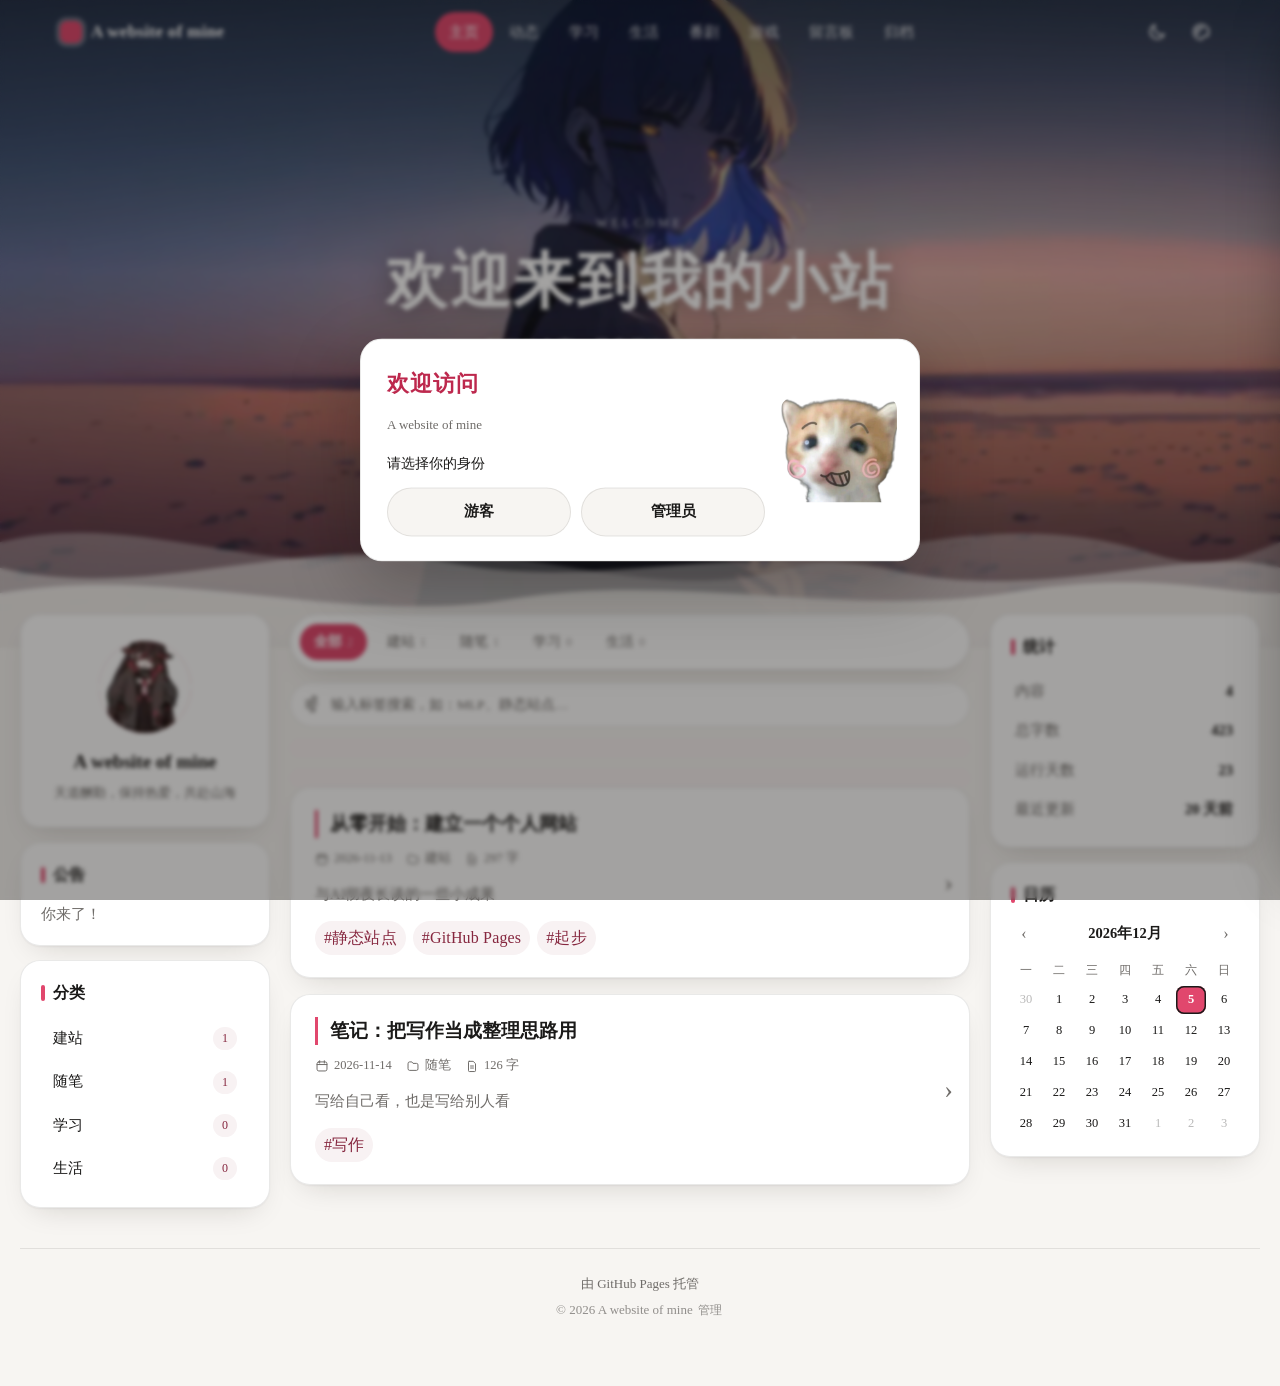
<file: index.html>
<!DOCTYPE html>
<html lang="zh-CN" data-theme="light" data-font="xingkai" data-texture="feather">
<head>
  <meta charset="UTF-8">
  <meta name="viewport" content="width=device-width, initial-scale=1">
  <title>我的小站</title>
  <meta name="description" content="记录、收藏，和一些喜欢的东西。">
  <link rel="stylesheet" href="css/style.css">
</head>
<body class="has-hero" data-view="home">

  <header class="topbar" id="topbar">
    <div class="topbar__inner">
      <a class="brand" href="#home">
        <span class="brand__mark" aria-hidden="true"></span>
        <span class="brand__name" id="brandName">我的小站</span>
      </a>
      <nav class="nav" aria-label="站内导航">
        <a href="#home" data-view="home">主页</a>
        <a href="#moments" data-view="moments">动态</a>
        <a href="#study" data-view="study">学习</a>
        <a href="#life" data-view="life">生活</a>
        <a href="#anime" data-view="anime">番剧</a>
        <a href="#game" data-view="game">游戏</a>
        <a href="#board" data-view="board">留言板</a>
        <a href="#" id="navArchive">归档</a>
      </nav>
      <div class="topbar__actions">
        <button class="iconbtn" id="themeBtn" type="button" aria-label="切换深浅色"></button>
        <button class="iconbtn" id="panelBtn" type="button" aria-label="主页主题设置" aria-expanded="false"></button>
      </div>
    </div>
  </header>

  <section class="hero">
    <!-- 首屏背景轮播：内容由 js/home.js 根据 posts.js 里的 SCENES 自动生成。
         要换图 = 改 posts.js 的 SCENES（可以放任意多张），不用动这里。 -->
    <div class="hero__slides" id="heroSlides" aria-hidden="true"></div>
    <div class="hero__veil" aria-hidden="true"></div>
    <div class="hero__inner">
      <p class="hero__eyebrow" id="heroEyebrow">WELCOME</p>
      <h1 class="hero__title" id="heroTitle">欢迎来到我的小站</h1>
      <p class="hero__sub"><span id="typed"></span><i class="caret" aria-hidden="true"></i></p>
    </div>
    <!-- 深色首屏与白色内容区的交界：三层同形波浪，横向无缝循环流动。
         关键：viewBox 宽 2400（= 视口宽的 2 倍），图形在 0~1200 内画完整一段，
             再把这一段复制平移到 1200~2400，于是首尾天然吻合；
             SVG 元素本身宽度只有 100%，靠 translate3d 走 -50%（正好一个周期）
             回到起点，因此永远看不到"闪现"。 -->
    <div class="hero__wave" aria-hidden="true">
      <!-- 每条 path：0~1200 画一段完整波形，然后把每个坐标 +1200 原样复制一遍，
           于是 0 和 2400 处的高度相同、形状连续，动画走 -50% 时首尾完美衔接 -->
      <svg class="wave wave--far" viewBox="0 0 2400 120" preserveAspectRatio="none">
        <path d="M0,44 C120,20 240,68 360,54 C480,40 600,86 720,66 C840,46 960,22 1080,52 C1140,66 1170,52 1200,44
                 C1320,20 1440,68 1560,54 C1680,40 1800,86 1920,66 C2040,46 2160,22 2280,52 C2340,66 2370,52 2400,44 L2400,120 L0,120 Z"/>
      </svg>
      <svg class="wave wave--mid" viewBox="0 0 2400 120" preserveAspectRatio="none">
        <path d="M0,62 C140,88 280,36 420,58 C560,80 700,40 840,64 C980,88 1120,44 1200,62
                 C1340,88 1480,36 1620,58 C1760,80 1900,40 2040,64 C2180,88 2320,44 2400,62 L2400,120 L0,120 Z"/>
      </svg>
      <svg class="wave wave--front" viewBox="0 0 2400 120" preserveAspectRatio="none">
        <path d="M0,80 C160,58 320,104 480,84 C640,64 800,100 960,78 C1080,64 1140,80 1200,80
                 C1360,58 1520,104 1680,84 C1840,64 2000,100 2160,78 C2280,64 2340,80 2400,80 L2400,120 L0,120 Z"/>
      </svg>
    </div>
  </section>

  <main class="wrap">
    <div class="layout">

      <!-- 左侧栏 -->
      <aside class="aside aside--left">
        <div class="card profile">
          <span class="profile__ava">
            <img src="images/avatar.jpg" alt="" onerror="this.remove()">
            <i id="avaLetter">Hi</i>
          </span>
          <b class="profile__name" id="sideName">我的小站</b>
          <p class="profile__motto" id="sideMotto"></p>
        </div>

        <div class="card">
          <div class="card__title">公告
            <button type="button" class="mini-btn admin-only" id="noticeEdit">编辑</button>
          </div>
          <p class="notice" id="noticeText"></p>
        </div>

        <div class="card">
          <div class="card__title">分类</div>
          <div class="catlist" id="catList"></div>
        </div>
      </aside>

      <!-- 中间内容 -->
      <div class="content">

        <section class="view" data-view="home">
          <nav class="pills" id="pills" aria-label="按分类筛选"></nav>
          <div class="tagbar">
            <span class="tagbar__ico" aria-hidden="true">
              <svg viewBox="0 0 20 20" fill="none" stroke="currentColor" stroke-width="1.6" stroke-linecap="round">
                <path d="M2.5 6.2h9.4a2.6 2.6 0 1 0-2.6-2.6"/>
                <path d="M2.5 10h13"/>
                <path d="M2.5 13.8h7.6a2.6 2.6 0 1 1-2.6 2.6"/>
              </svg>
            </span>
            <input id="tagSearch" list="tagList" placeholder="输入标签搜索，如：MLP、静态站点…" autocomplete="off">
            <datalist id="tagList"></datalist>
          </div>
          <div class="tagbanner" id="tagBanner" hidden></div>
          <div class="tagbanner" id="dateBanner" hidden></div>
          <div class="posts" id="posts" data-layout="list"></div>
        </section>

        <section class="view card viewcard" data-view="moments" hidden>
          <div class="card__title viewcard__head">动态
            <span class="viewcard__desc">随手记录的碎片</span>
            <button type="button" class="mini-btn admin-only" id="momentAdd">＋ 发布动态</button>
          </div>
          <div id="momentsBox"></div>
          <!-- 管理员专属的云端发布面板（默认隐藏） -->
          <div id="cloudPublishPanel" style="display: none; margin-bottom: 20px; padding: 15px; background: #f0f0f0; border-radius: 8px;">
            <textarea id="cloudPostContent" placeholder="写点新动态..." style="width: 100%; height: 80px; margin-bottom: 10px;"></textarea>
            <button id="cloudPublishBtn" style="background: #ff6b6b; color: white; padding: 8px 16px; border: none; border-radius: 4px; cursor: pointer;">发布到云端 (GitHub)</button>
            <span id="cloudStatus" style="margin-left: 10px; color: green;"></span>
          </div>
          <div id="momentsBox"></div>
        </section>

        <section class="view" data-view="study" hidden>
          <div class="posts" data-list="study"></div>
        </section>

        <section class="view" data-view="life" hidden>
          <div class="posts" data-list="life"></div>
        </section>

        <section class="view card viewcard" data-view="anime" hidden>
          <div class="card__title viewcard__head">番剧
            <span class="viewcard__desc">我的追番清单</span>
          </div>
          <div class="mgrid" id="animeGrid"></div>
        </section>

        <section class="view card viewcard" data-view="game" hidden>
          <div class="card__title viewcard__head">游戏
            <span class="viewcard__desc">玩过的和想玩的</span>
          </div>
          <div class="mgrid" id="gameGrid"></div>
        </section>

        <section class="view card viewcard" data-view="board" hidden>
          <div class="card__title viewcard__head">留言板
            <span class="viewcard__desc">留下你的脚印</span>
          </div>
          <div id="boardBox"></div>
        </section>

      </div>

      <!-- 右侧栏 -->
      <aside class="aside aside--right">
        <div class="card">
          <div class="card__title">统计</div>
          <div class="stats">
            <div class="statrow"><span>内容</span><b id="statPosts">0</b></div>
            <div class="statrow"><span>总字数</span><b id="statWords">0</b></div>
            <div class="statrow"><span>运行天数</span><b id="statDays">0</b></div>
            <div class="statrow"><span>最近更新</span><b id="statUpdate">—</b></div>
          </div>
        </div>

        <div class="card">
          <div class="card__title">日历</div>
          <div class="cal">
            <div class="cal__head">
              <button type="button" class="cal__nav" id="calPrev" aria-label="上个月">‹</button>
              <b id="calTitle"></b>
              <button type="button" class="cal__nav" id="calNext" aria-label="下个月">›</button>
            </div>
            <div class="cal__grid" id="calGrid"></div>
          </div>
        </div>
      </aside>

    </div>

    <footer class="foot">
      <p id="footText"></p>
      <p class="foot__dim">
        © <span id="year"></span> <span id="footName"></span>
        <span id="footExtra"></span>
      </p>
    </footer>
  </main>

  <script src="js/posts.js"></script>
  <script src="js/theme.js"></script>
  <script src="js/admin.js"></script>
  <script src="js/editor.js"></script>
  <script src="js/cats.js"></script>
  <script src="js/home.js"></script>
  <script src="js/study.js"></script>
  <script src="js/media.js"></script>
  <script src="js/moments.js"></script>
  <script src="js/board.js"></script>
  <script src="js/gate.js"></script>
  <script src="js/cloud-sync.js"></script>
  <script>
    // 留言板挂载：加一层保护，避免某个 js 没加载成功时整页后续脚本都停掉
    if (window.BlogBoard) {
      BlogBoard.mount(document.getElementById("boardBox"), "main", "留言板");
    }
  </script>

  <!-- 首屏轮播由 js/home.js 统一控制（图片在 js/posts.js 的 SCENES 里配置），
       不要在 HTML 里再写一份定时器，否则两套会互相抢类名、图片闪一下就没了。 -->

</body>
</html>
</file>
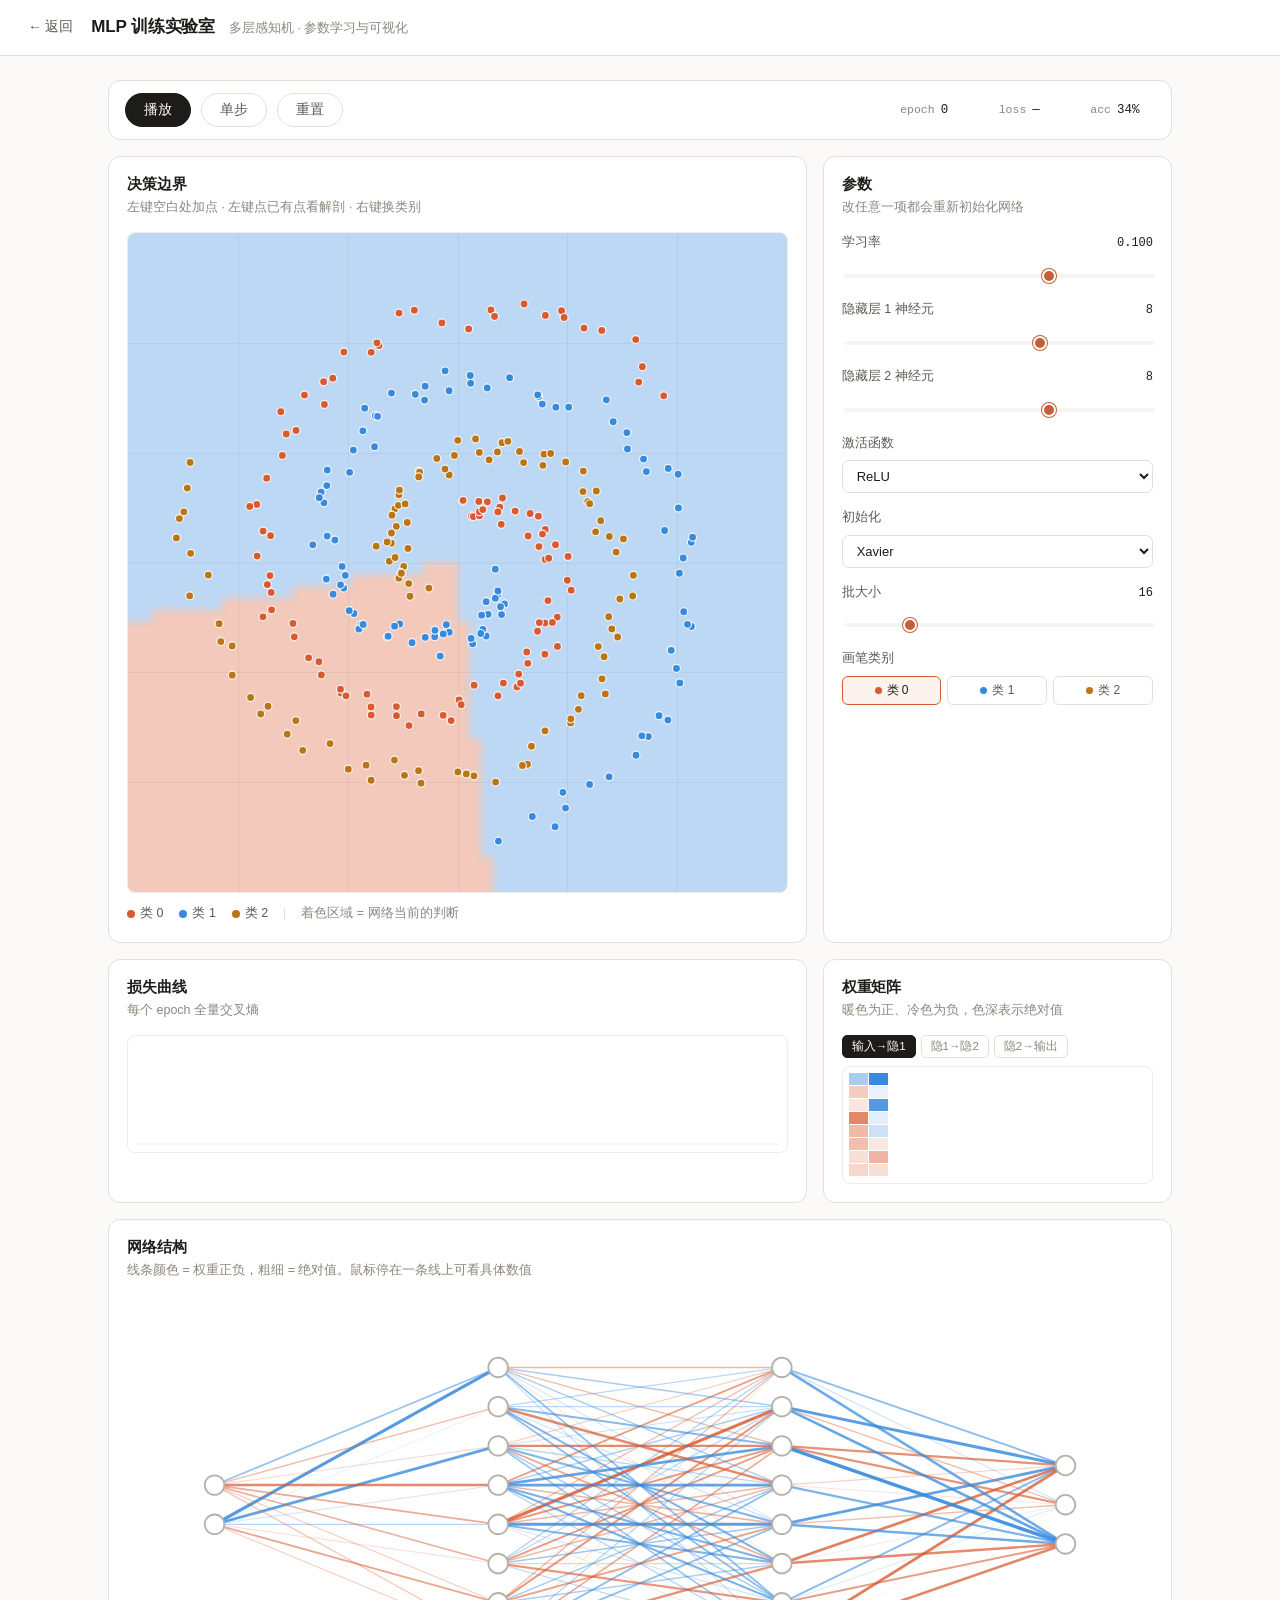
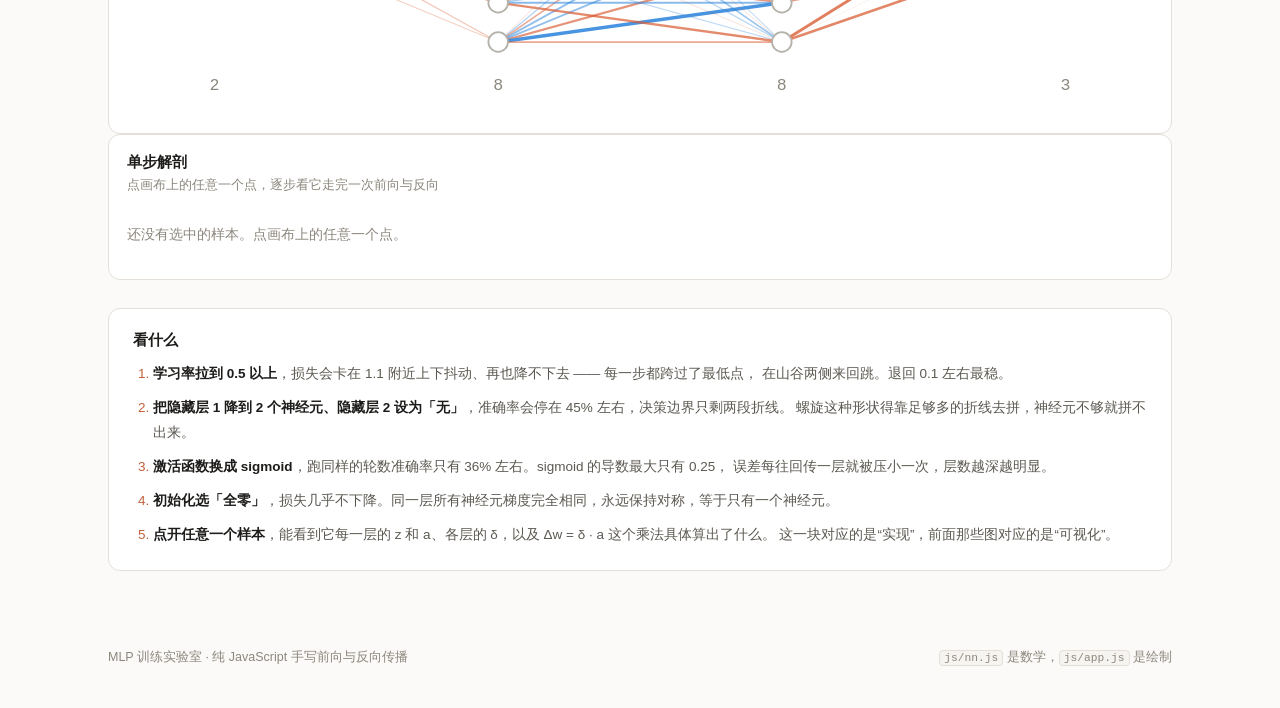
<file: mlp/index.html>
<!DOCTYPE html>
<html lang="zh-CN">
<head>
  <meta charset="UTF-8">
  <meta name="viewport" content="width=device-width, initial-scale=1.0">
  <title>MLP 训练实验室 · 参数学习与可视化</title>
  <meta name="description" content="在浏览器里亲手训练一个三层感知机，观察决策边界、损失曲线与权重矩阵的实时变化。">
  <link rel="stylesheet" href="mlp.css">
</head>
<body>

<header class="topbar">
  <a class="back" href="../home.html">← 返回</a>
  <div class="topbar-title">
    <h1>MLP 训练实验室</h1>
    <span>多层感知机 · 参数学习与可视化</span>
  </div>
</header>

<main>

  <!-- ================= 控制条 ================= -->
  <div class="toolbar">
    <button id="playBtn" class="btn btn-primary">播放</button>
    <button id="stepBtn" class="btn">单步</button>
    <button id="resetBtn" class="btn">重置</button>
    <div class="stats">
      <span><i>epoch</i><b id="statEpoch">0</b></span>
      <span><i>loss</i><b id="statLoss">—</b></span>
      <span><i>acc</i><b id="statAcc">—</b></span>
    </div>
  </div>

  <div id="warn" class="warn" hidden></div>

  <!-- ================= 主视图 ================= -->
  <div class="grid-main">

    <section class="panel panel-canvas">
      <div class="panel-head">
        <h2>决策边界</h2>
        <p>左键空白处加点 · 左键点已有点看解剖 · 右键换类别</p>
      </div>
      <div class="canvas-wrap">
        <canvas id="field" aria-label="决策边界与数据点"></canvas>
      </div>
      <div class="legend">
        <span><i class="dot" style="background:#D85A30"></i>类 0</span>
        <span><i class="dot" style="background:#378ADD"></i>类 1</span>
        <span><i class="dot" style="background:#BA7517"></i>类 2</span>
        <span class="legend-sep"></span>
        <span class="muted">着色区域 = 网络当前的判断</span>
      </div>
    </section>

    <section class="panel panel-params">
      <div class="panel-head">
        <h2>参数</h2>
        <p>改任意一项都会重新初始化网络</p>
      </div>

      <div class="field-row">
        <label for="lr">学习率 <b id="lrVal">0.100</b></label>
        <input type="range" id="lr" min="-3" max="0" step="0.1" value="-1">
      </div>

      <div class="field-row">
        <label for="h1">隐藏层 1 神经元 <b id="h1Val">8</b></label>
        <input type="range" id="h1" min="1" max="12" step="1" value="8">
      </div>

      <div class="field-row">
        <label for="h2">隐藏层 2 神经元 <b id="h2Val">8</b></label>
        <input type="range" id="h2" min="0" max="12" step="1" value="8">
      </div>

      <div class="field-row">
        <label for="act">激活函数</label>
        <select id="act">
          <option value="relu" selected>ReLU</option>
          <option value="tanh">tanh</option>
          <option value="sigmoid">sigmoid</option>
        </select>
      </div>

      <div class="field-row">
        <label for="init">初始化</label>
        <select id="init">
          <option value="xavier" selected>Xavier</option>
          <option value="small">小随机 (0.02)</option>
          <option value="zero">全零</option>
        </select>
      </div>

      <div class="field-row">
        <label for="batch">批大小 <b id="batchVal">16</b></label>
        <input type="range" id="batch" min="4" max="64" step="4" value="16">
      </div>

      <div class="field-row">
        <label>画笔类别</label>
        <div class="class-picker" id="classPicker">
          <button class="pick is-active" data-c="0" style="--c:#D85A30">类 0</button>
          <button class="pick" data-c="1" style="--c:#378ADD">类 1</button>
          <button class="pick" data-c="2" style="--c:#BA7517">类 2</button>
        </div>
      </div>
    </section>
  </div>

  <!-- ================= 曲线与权重 ================= -->
  <div class="grid-sub">

    <section class="panel">
      <div class="panel-head">
        <h2>损失曲线</h2>
        <p>每个 epoch 全量交叉熵</p>
      </div>
      <div class="canvas-wrap short">
        <canvas id="lossChart" aria-label="损失曲线"></canvas>
      </div>
    </section>

    <section class="panel">
      <div class="panel-head">
        <h2>权重矩阵</h2>
        <p>暖色为正、冷色为负，色深表示绝对值</p>
      </div>
      <div class="layer-tabs" id="layerTabs"></div>
      <div class="canvas-wrap short">
        <canvas id="heat" aria-label="权重矩阵热力图"></canvas>
      </div>
    </section>
  </div>

  <!-- ================= 网络结构 ================= -->
  <section class="panel">
    <div class="panel-head">
      <h2>网络结构</h2>
      <p>线条颜色 = 权重正负，粗细 = 绝对值。鼠标停在一条线上可看具体数值</p>
    </div>
    <div class="net-wrap">
      <svg id="netSvg" role="img" aria-label="网络结构图"></svg>
    </div>
  </section>

  <!-- ================= 单步解剖 ================= -->
  <section class="panel" id="anatomyPanel">
    <div class="panel-head">
      <h2>单步解剖</h2>
      <p>点画布上的任意一个点，逐步看它走完一次前向与反向</p>
    </div>
    <div id="anatomy" class="anatomy-empty">
      还没有选中的样本。
    </div>
  </section>

  <!-- ================= 说明 ================= -->
  <section class="notes">
    <h2>看什么</h2>
    <ol>
      <li>
        <b>学习率拉到 0.5 以上</b>，损失会卡在 1.1 附近上下抖动、再也降不下去 —— 每一步都跨过了最低点，
        在山谷两侧来回跳。退回 0.1 左右最稳。
      </li>
      <li>
        <b>把隐藏层 1 降到 2 个神经元、隐藏层 2 设为「无」</b>，准确率会停在 45% 左右，决策边界只剩两段折线。
        螺旋这种形状得靠足够多的折线去拼，神经元不够就拼不出来。
      </li>
      <li>
        <b>激活函数换成 sigmoid</b>，跑同样的轮数准确率只有 36% 左右。sigmoid 的导数最大只有 0.25，
        误差每往回传一层就被压小一次，层数越深越明显。
      </li>
      <li>
        <b>初始化选「全零」</b>，损失几乎不下降。同一层所有神经元梯度完全相同，永远保持对称，等于只有一个神经元。
      </li>
      <li>
        <b>点开任意一个样本</b>，能看到它每一层的 z 和 a、各层的 δ，以及 Δw = δ · a 这个乘法具体算出了什么。
        这一块对应的是“实现”，前面那些图对应的是“可视化”。
      </li>
    </ol>
  </section>

</main>

<footer class="foot">
  <span>MLP 训练实验室 · 纯 JavaScript 手写前向与反向传播</span>
  <span><code>js/nn.js</code> 是数学，<code>js/app.js</code> 是绘制</span>
</footer>

<script src="js/nn.js"></script>
<script src="js/app.js"></script>
</body>
</html>
</file>
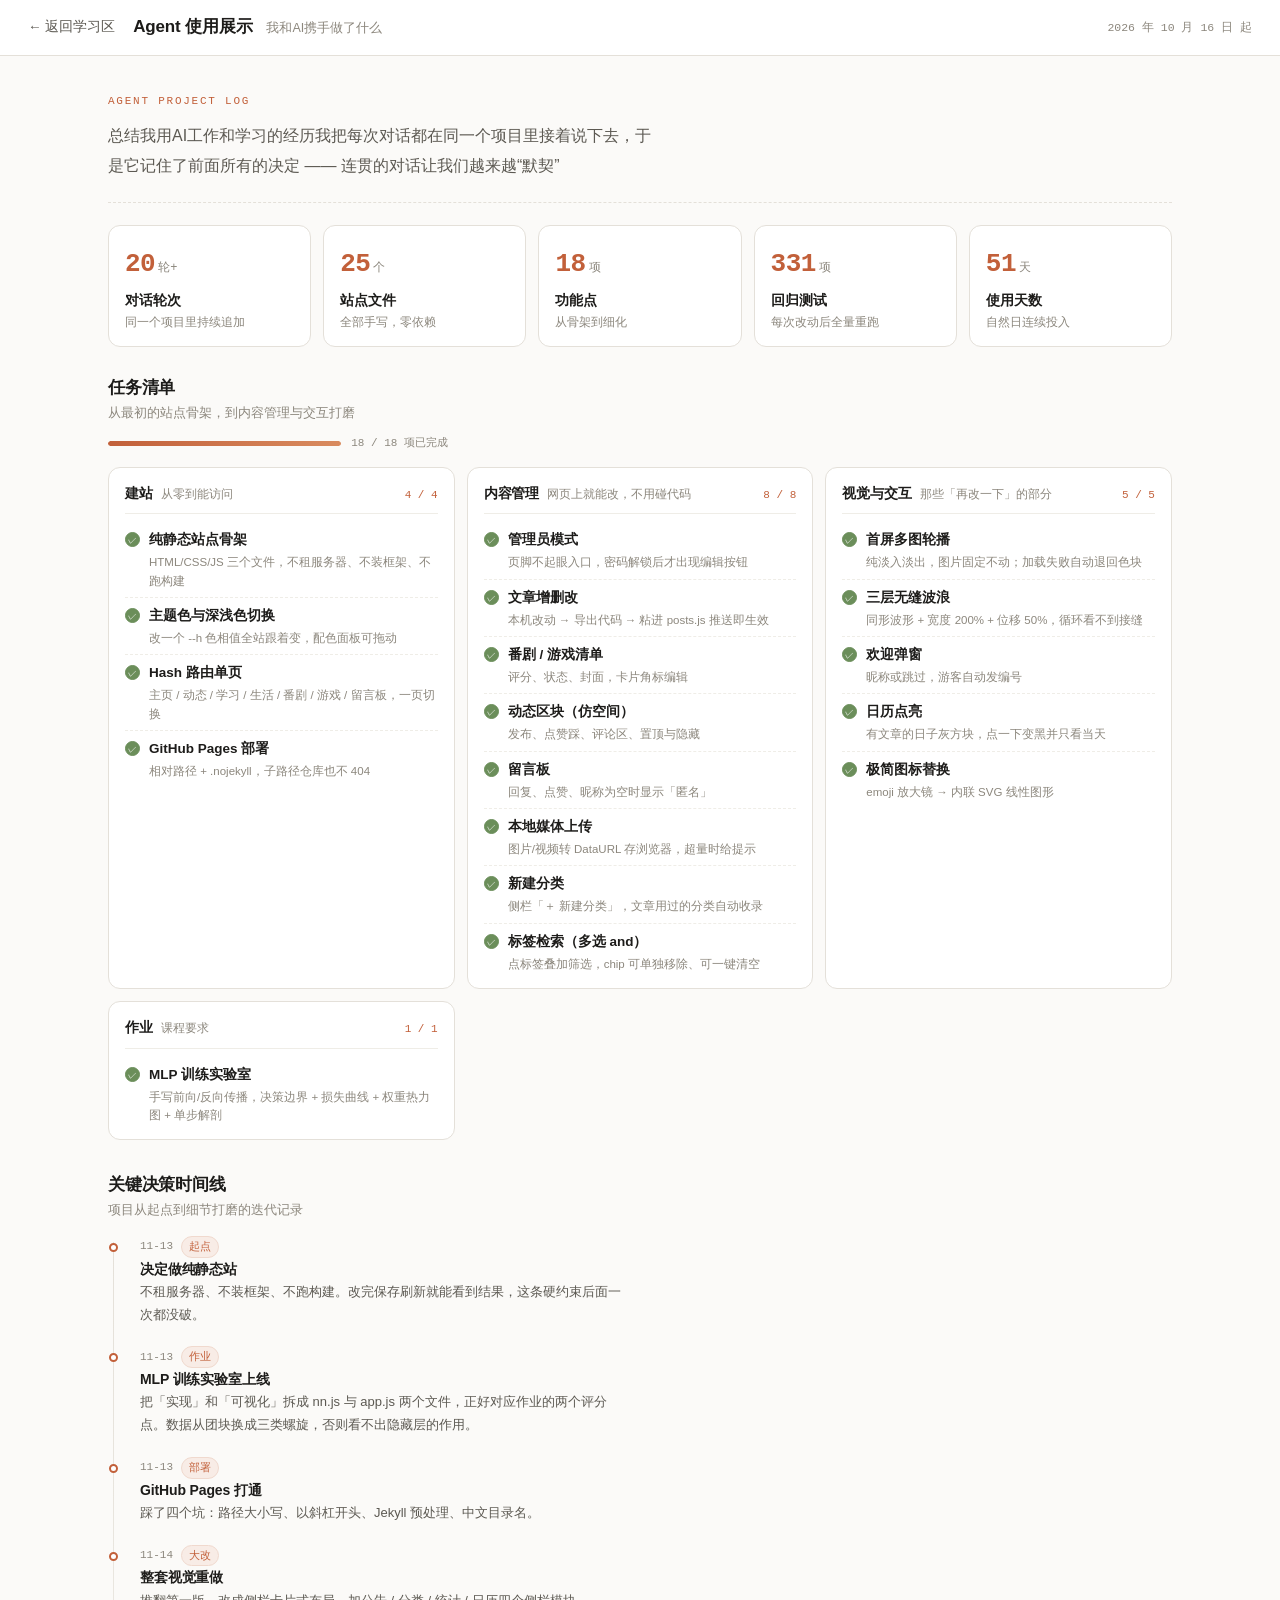
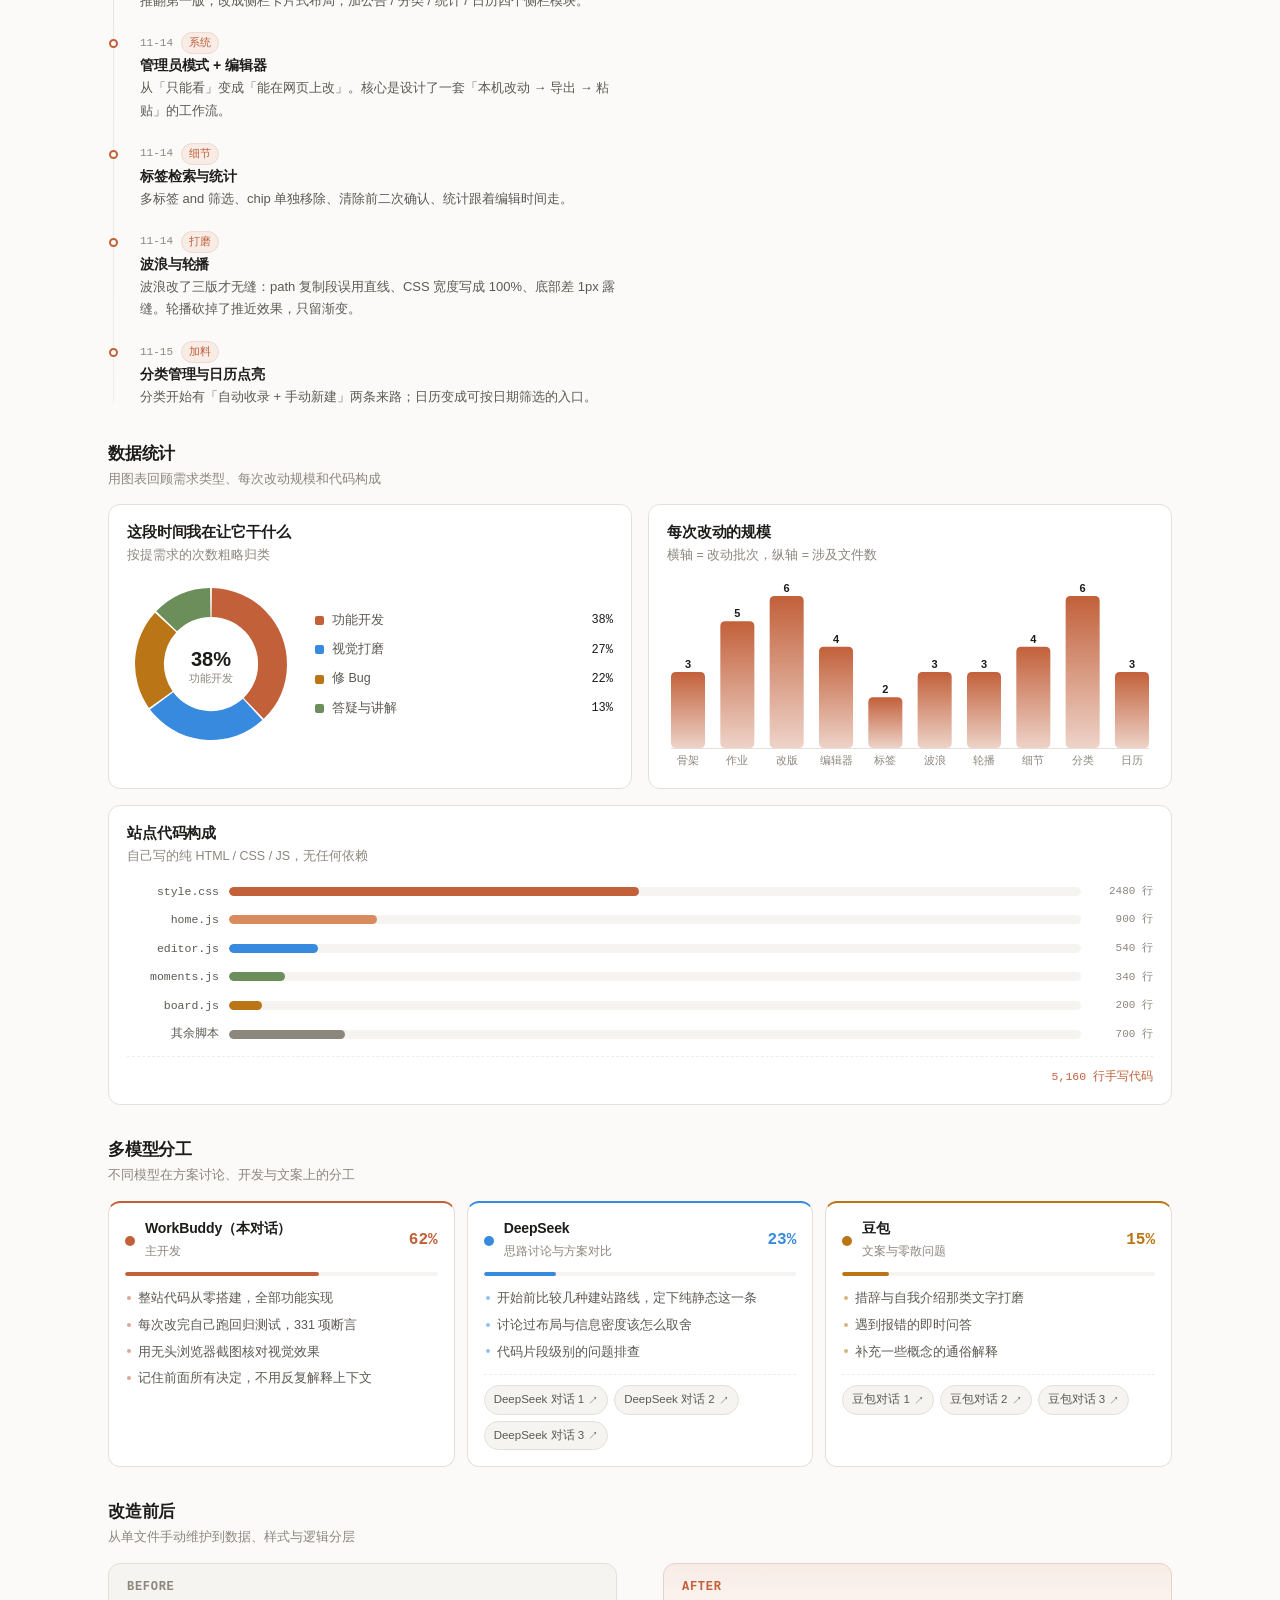
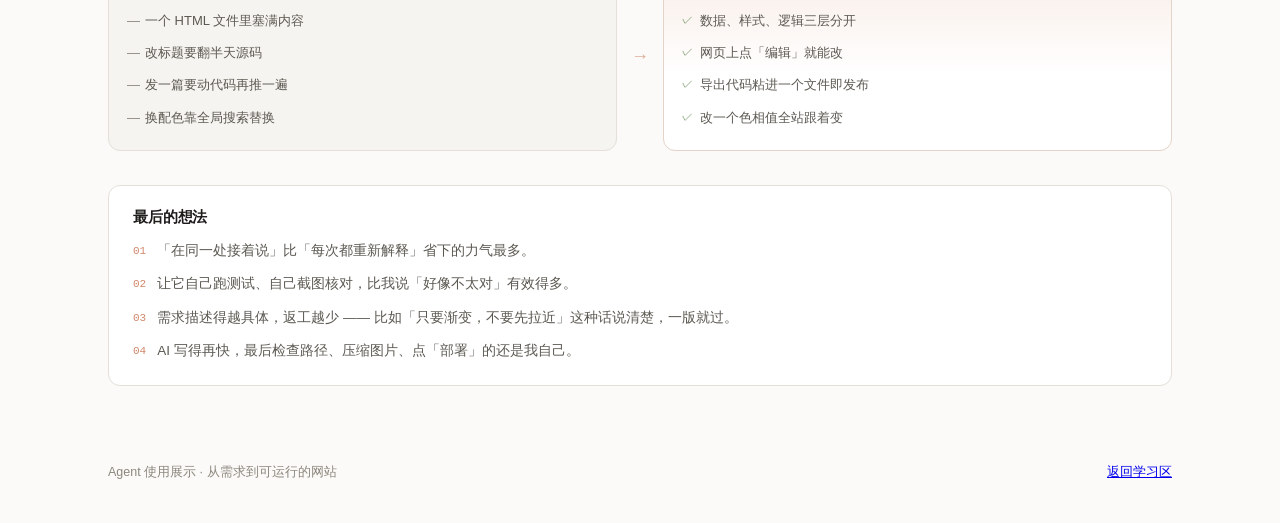
<file: agent-lab.html>
<!DOCTYPE html>
<html lang="zh-CN">
<head>
  <meta charset="UTF-8">
  <meta name="viewport" content="width=device-width, initial-scale=1">
  <meta name="description" content="我使用Agent的过程、功能清单、迭代时间线与数据统计。">
  <title>Agent 使用展示</title>
  <link rel="stylesheet" href="css/agent-lab.css">
</head>
<body>
  <header class="topbar">
    <a class="back" href="index.html#study">← 返回学习区</a>
    <div class="topbar-title">
      <h1 id="agTitle">Agent 使用展示</h1>
      <span id="agSub">我和AI携手做了什么</span>
    </div>
    <time class="topbar-date" id="agSince"></time>
  </header>

  <main>
    <section class="hero">
      <p class="hero__eyebrow">AGENT PROJECT LOG</p>
      <p class="hero__lead" id="agLead"></p>
    </section>

    <section class="ovgrid" id="ovGrid" aria-label="项目概览"></section>

    <section class="block">
      <div class="block__head">
        <h2>任务清单</h2>
        <p>从最初的站点骨架，到内容管理与交互打磨</p>
        <div class="prog">
          <span class="prog__bar"><i id="taskBar" style="width:0"></i></span>
          <span class="prog__lab" id="taskLabel"></span>
        </div>
      </div>
      <div class="taskgrid" id="taskGrid"></div>
    </section>

    <section class="block">
      <div class="block__head"><h2>关键决策时间线</h2><p>项目从起点到细节打磨的迭代记录</p></div>
      <ol class="tl-list" id="tlList"></ol>
    </section>

    <section class="block">
      <div class="block__head"><h2>数据统计</h2><p>用图表回顾需求类型、每次改动规模和代码构成</p></div>
      <div class="grid-2">
        <section class="panel">
          <div class="panel-head"><h3 id="donutTitle">这段时间我在让它干什么</h3><p>按提需求的次数粗略归类</p></div>
          <div class="donut-wrap">
            <canvas id="donutCv" aria-label="需求类型分布图"></canvas>
            <ul class="donut-legend" id="donutLegend"></ul>
          </div>
        </section>
        <section class="panel">
          <div class="panel-head"><h3>每次改动的规模</h3><p>横轴 = 改动批次，纵轴 = 涉及文件数</p></div>
          <div class="bar-wrap"><canvas id="barCv" aria-label="改动规模柱状图"></canvas></div>
        </section>
      </div>
      <section class="panel panel--stack">
        <div class="panel-head"><h3>站点代码构成</h3><p>自己写的纯 HTML / CSS / JS，无任何依赖</p></div>
        <div class="stk" id="stackRows"></div>
        <div class="stk__total" id="stackTotal"></div>
      </section>
    </section>

    <section class="block">
      <div class="block__head"><h2>多模型分工</h2><p>不同模型在方案讨论、开发与文案上的分工</p></div>
      <div class="mdlgrid" id="modelGrid"></div>
    </section>

    <section class="block">
      <div class="block__head"><h2>改造前后</h2><p>从单文件手动维护到数据、样式与逻辑分层</p></div>
      <div class="cmp">
        <section class="cmp__col cmp__col--before"><h3>BEFORE</h3><ul id="beforeList"></ul></section>
        <div class="cmp__arrow" aria-hidden="true">→</div>
        <section class="cmp__col cmp__col--after"><h3>AFTER</h3><ul id="afterList"></ul></section>
      </div>
    </section>

    <section class="notes">
      <h2>最后的想法</h2>
      <ol class="take" id="takeList"></ol>
    </section>
  </main>

  <footer class="foot">
    <span>Agent 使用展示 · 从需求到可运行的网站</span>
    <a href="index.html#study">返回学习区</a>
  </footer>

  <script src="js/agent-lab.js"></script>
</body>
</html>
</file>
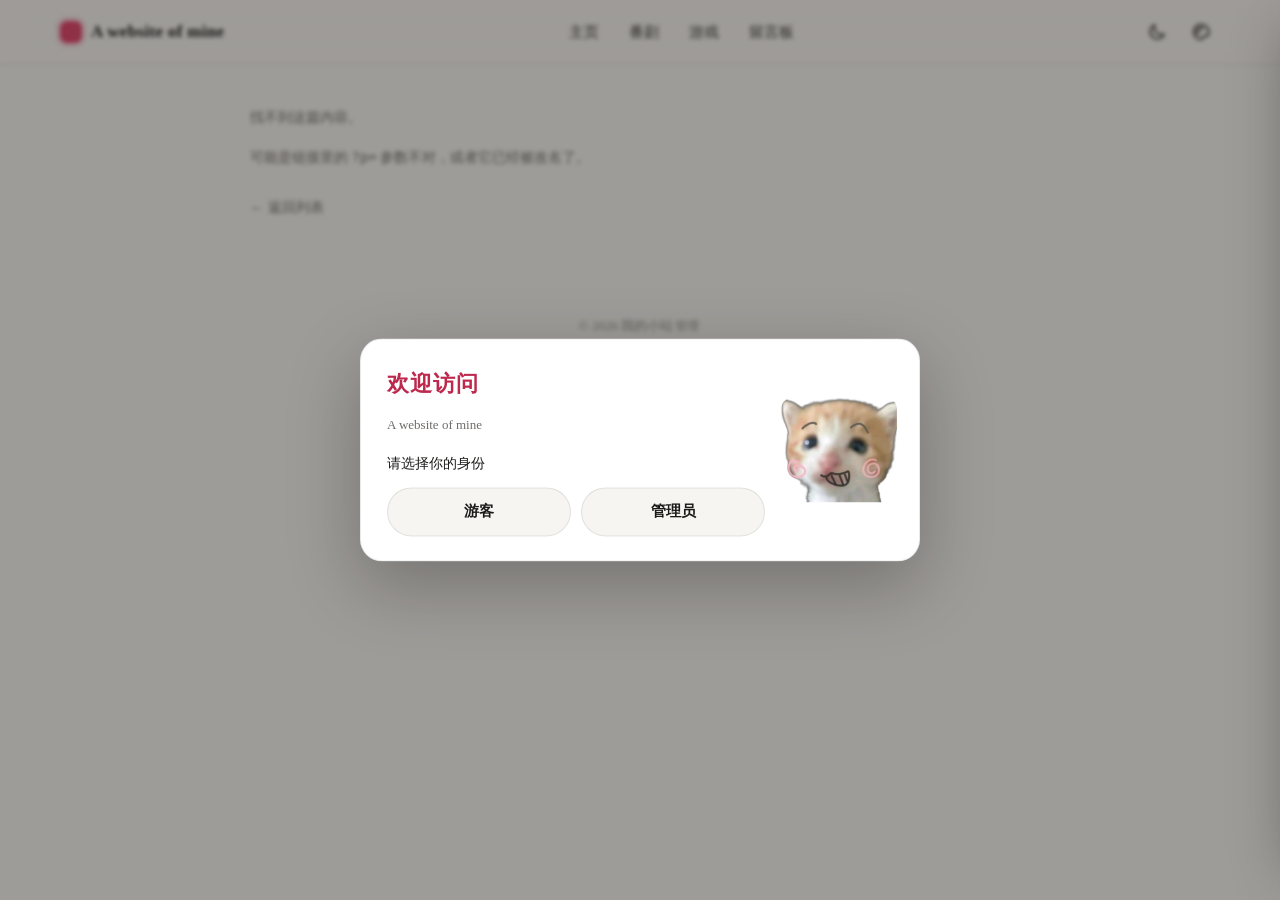
<file: post.html>
<!DOCTYPE html>
<html lang="zh-CN" data-theme="light" data-font="xingkai" data-texture="feather">
<head>
  <meta charset="UTF-8">
  <meta name="viewport" content="width=device-width, initial-scale=1">
  <title>我的小站</title>
  <meta name="description" content="记录、收藏，和一些喜欢的东西。">
  <link rel="stylesheet" href="css/style.css">
</head>
<body class="page--post">

  <div class="progress" id="progress" aria-hidden="true"></div>

  <header class="topbar is-stuck" id="topbar">
    <div class="topbar__inner">
      <a class="brand" href="home.html">
        <span class="brand__mark" aria-hidden="true"></span>
        <span class="brand__name" id="brandName">我的小站</span>
      </a>
      <nav class="nav" aria-label="站内导航">
        <a href="home.html">主页</a>
        <a href="home.html#anime">番剧</a>
        <a href="home.html#game">游戏</a>
        <a href="home.html#board">留言板</a>
      </nav>
      <div class="topbar__actions">
        <button class="iconbtn" id="themeBtn" type="button" aria-label="切换深浅色"></button>
        <button class="iconbtn" id="panelBtn" type="button" aria-label="主页主题设置" aria-expanded="false"></button>
      </div>
    </div>
  </header>

  <main class="wrap wrap--narrow">
    <article class="article" id="article">
      <p class="article__loading">正在载入…</p>
    </article>
    <p class="backlink"><a href="home.html">← 返回列表</a></p>
  </main>

  <footer class="foot wrap wrap--narrow">
    <p class="foot__dim">© <span id="year">2026</span> <span id="footName">我的小站</span><span id="footExtra"></span></p>
  </footer>

  <script src="js/posts.js"></script>
  <script src="js/theme.js"></script>
  <script src="js/admin.js"></script>
  <script src="js/editor.js"></script>
  <script src="js/post.js"></script>
  <script src="js/board.js"></script>
  <script src="js/gate.js"></script>
  <script>
    document.getElementById("year").textContent = new Date().getFullYear();
  </script>
</body>
</html>
</file>
<file: css/style.css>
/* =========================================================
   style.css
   想改配色 → 看 :root 和 html[data-theme="dark"]
   想改字体 → 看 html[data-font=...]
   ========================================================= */

/* ---------- 1. 变量与基础 ---------- */
:root {
  --h: 345;
  --s: 72%;
  --l: 58%;
  --accent: hsl(var(--h) var(--s) var(--l));
  --accent-deep: hsl(var(--h) calc(var(--s) - 7%) calc(var(--l) - 13%));
  --accent-wash: hsl(var(--h) calc(var(--s) - 40%) 96%);
  --accent-ink: hsl(var(--h) calc(var(--s) - 17%) calc(var(--l) - 24%));


  --bg: #f7f5f2;
  --bg-elev: #ffffff;
  --text: #1b1a19;
  --text-dim: #6f6c69;
  --line: rgba(20, 15, 10, .09);
  --shadow: 0 1px 2px rgba(30, 20, 10, .05), 0 12px 30px -14px rgba(30, 20, 10, .18);

  --radius: 20px;
  --maxw: 1280px;
  --ease: cubic-bezier(.22, .61, .36, 1);
}

html[data-theme="dark"] {
  --accent: hsl(var(--h) var(--s) calc(var(--l) + 10%));
  --accent-deep: hsl(var(--h) calc(var(--s) - 5%) calc(var(--l) + 18%));
  --accent-wash: hsl(var(--h) calc(var(--s) - 45%) 18%);
  --accent-ink: hsl(var(--h) calc(var(--s) - 10%) calc(var(--l) + 22%));


  --bg: #131211;
  --bg-elev: #1d1c1b;
  --text: #f1efed;
  --text-dim: #a09d9a;
  --line: rgba(255, 255, 255, .1);
  --shadow: 0 1px 2px rgba(0, 0, 0, .5), 0 16px 36px -18px rgba(0, 0, 0, .8);
}

*, *::before, *::after { box-sizing: border-box; }

html { -webkit-text-size-adjust: 100%; scroll-behavior: smooth; }

body {
  margin: 0;
  font-size: 16px;
  line-height: 1.75;
  color: var(--text);
  background: var(--bg);
  overflow-x: hidden;
  transition: background .35s var(--ease), color .35s var(--ease);
}

/* 全站字体：默认行楷，面板里可换 */
html[data-font="xingkai"] body { font-family: "STXingkai", "华文行楷", "Xingkai SC", "KaiTi", "楷体", serif; }
html[data-font="kaiti"]   body { font-family: "KaiTi", "楷体", "Kaiti SC", "STKaiti", serif; }
html[data-font="songti"]  body { font-family: "SimSun", "宋体", "Songti SC", "NSimSun", serif; }
html[data-font="round"]   body { font-family: "YouYuan", "幼圆", "Yuanti SC", "Hiragino Maru Gothic ProN", sans-serif; }

a { color: inherit; text-decoration: none; }
button { font: inherit; color: inherit; border: 0; background: none; cursor: pointer; }
img { max-width: 100%; display: block; }

::selection { background: var(--accent); color: #fff; }

/* 轮播图片  容器填满父级区域 */
.hero__slides {
  position: absolute;
  top: 0;
  left: 0;
  width: 100%;
  height: 100%;
  overflow: hidden;
  z-index: 0; /* 确保图片在最底层 */
}

/* ---------- 2. 背景：点阵 + 飘落羽毛 ---------- */
body::before {
  content: "";
  position: fixed;
  inset: 0;
  z-index: 0;
  pointer-events: none;
}

html[data-texture="none"] body::before { display: none; }

html[data-texture="dots"] body::before {
  background-image: radial-gradient(var(--text) 1.1px, transparent 1.1px);
  background-size: 16px 16px;
  opacity: .07;
}

/* 羽毛：会动。DOM 由 theme.js 生成 */
.fx {
  position: fixed;
  inset: 0;
  z-index: 0;
  overflow: hidden;
  pointer-events: none;
}
html:not([data-texture="feather"]) .fx { display: none; }

.fx .f {
  position: absolute;
  top: -8vh;
  left: var(--x);
  animation: fall var(--dur) linear var(--delay) infinite;
}
.fx .f i {
  display: block;
  width: var(--s);
  height: calc(var(--s) * 1.55);
  background-color: var(--text);
  opacity: var(--o);
  -webkit-mask-size: contain;
  mask-size: contain;
  -webkit-mask-repeat: no-repeat;
  mask-repeat: no-repeat;
  animation: sway var(--sway) ease-in-out var(--sway-delay) infinite alternate;
}
@keyframes fall {
  to { transform: translate3d(var(--dx), 116vh, 0) rotate(300deg); }
}
@keyframes sway {
  from { transform: rotate(-26deg) translateX(-9px); }
  to   { transform: rotate(26deg) translateX(9px); }
}

/* ---------- 3. 顶栏与导航 ---------- */
.topbar {
  position: fixed;
  inset: 0 0 auto 0;
  z-index: 40;
  transition: background .3s var(--ease), box-shadow .3s var(--ease), backdrop-filter .3s;
}

.topbar__inner {
  max-width: 1200px;
  margin: 0 auto;
  padding: 12px 20px;
  display: flex;
  align-items: center;
  justify-content: space-between;
  gap: 14px;
}

.brand {
  display: inline-flex;
  align-items: center;
  gap: 9px;
  font-weight: 700;
  letter-spacing: .02em;
  white-space: nowrap;
}

.brand__mark {
  width: 22px;
  height: 22px;
  border-radius: 7px;
  background: var(--accent);
  box-shadow: 0 0 0 4px hsl(var(--h) 72% 58% / .18);
}

.brand__name { font-size: 17px; }

.nav { display: flex; align-items: center; gap: 2px; }

.nav a {
  padding: 7px 14px;
  border-radius: 999px;
  font-size: 15px;
  opacity: .85;
  white-space: nowrap;
  transition: background .2s, opacity .2s, color .2s;
}

.nav a:hover { background: hsl(var(--h) 60% 50% / .12); opacity: 1; }
.nav a.is-on { background: var(--accent); color: #fff; opacity: 1; }

.topbar__actions { display: flex; align-items: center; gap: 6px; }

.iconbtn {
  width: 38px;
  height: 38px;
  display: inline-grid;
  place-items: center;
  border-radius: 50%;
  color: inherit;
  transition: background .2s, transform .2s;
}

.iconbtn:hover { background: hsl(var(--h) 60% 50% / .14); transform: scale(1.06); }
.iconbtn svg { width: 20px; height: 20px; display: block; }

.has-hero .topbar { color: #fff; }
.has-hero .topbar .brand__mark { box-shadow: 0 0 0 4px rgba(255, 255, 255, .28); }
.has-hero .topbar.is-stuck,
.page--post .topbar {
  color: var(--text);
  background: var(--bg);
  background: color-mix(in srgb, var(--bg) 82%, transparent);
  backdrop-filter: saturate(160%) blur(14px);
  -webkit-backdrop-filter: saturate(160%) blur(14px);
  box-shadow: 0 1px 0 var(--line);
}

/* ---------- 4. 首屏横幅 ---------- */
.hero {
  position: relative;
  z-index: 1;
  min-height: 72vh;
  display: grid;
  place-items: center;
  overflow: hidden;
  isolation: isolate;
  transition: min-height .45s var(--ease);
}

/* 非主页区块：横幅收窄 */
body:not([data-view="home"]) .hero { min-height: 40vh; }

.hero__slides { position: absolute; inset: 0; z-index: -3; }

.hero__slide {
  position: absolute;
  inset: 0;
  opacity: 0;
  /* 只做淡入淡出：不加缩放/位移，画面保持静止 */
  transition: opacity 1.6s var(--ease);
}

.hero__slide.is-active {
  opacity: 1;
}

.scene--dusk {
  background:
    radial-gradient(46% 36% at 22% 20%, rgba(150, 172, 88, .9) 0%, transparent 60%),
    radial-gradient(38% 28% at 78% 24%, rgba(232, 174, 72, .95) 0%, transparent 64%),
    radial-gradient(66% 52% at 50% 96%, rgba(152, 70, 28, .85) 0%, transparent 72%),
    linear-gradient(180deg, #241a10 0%, #7a5222 46%, #cd913e 100%);
}

.scene--night {
  background:
    radial-gradient(30% 24% at 34% 18%, rgba(120, 216, 255, .55) 0%, transparent 62%),
    radial-gradient(24% 18% at 66% 32%, rgba(178, 140, 255, .45) 0%, transparent 66%),
    repeating-linear-gradient(102deg, rgba(160, 220, 255, .16) 0 1px, transparent 1px 46px),
    linear-gradient(180deg, #05071a 0%, #101a3c 52%, #1c2148 100%);
}

.scene--ember {
  background:
    radial-gradient(32% 26% at 51% 76%, rgba(255, 170, 70, .95) 0%, rgba(255, 92, 26, .5) 38%, transparent 70%),
    radial-gradient(60% 40% at 50% 100%, rgba(255, 120, 40, .3) 0%, transparent 72%),
    linear-gradient(180deg, #0b0d10 0%, #191a1e 58%, #2b2118 100%);
}

/* 自己的图片：放 images/banner.jpg，然后在 posts.js 里写 look:"photo" */
.scene--photo {
  background:
    url("../images/banner.jpg") center / cover no-repeat,
    linear-gradient(180deg, #10131c 0%, #1d2246 100%);
}

/* =========================================================
   首屏背景轮播：图片配置在 posts.js 的 SCENES 里
   （{ src: "images/bg1.jpg", sub: "文案" }），可放任意多张
   ========================================================= */
/* 图片屏：纯淡入淡出，图片本身固定不动（不缩放、不位移） */
.hero__slide--img {
  display: block;
  transform: none;
}

.hero__slide--img img {
  width: 100%;
  height: 100%;
  display: block;
  object-fit: cover;
  object-position: center;
  transform: none;
  animation: none;
}

.hero__veil {
  position: absolute;
  inset: 0;
  z-index: -2;
  /* 上下都压暗一些：浅色图片（如水墨风）上白色标题才看得清 */
  background: linear-gradient(180deg, rgba(0, 0, 0, .52) 0%, rgba(0, 0, 0, .12) 42%, rgba(0, 0, 0, .58) 100%);
}

.hero__veil::after {
  content: "";
  position: absolute;
  inset: 0;
  opacity: .18;
  mix-blend-mode: overlay;
  background-image: url("data:image/svg+xml,%3Csvg xmlns='http://www.w3.org/2000/svg' width='120' height='120'%3E%3Cfilter id='n'%3E%3CfeTurbulence type='fractalNoise' baseFrequency='.85' numOctaves='3'/%3E%3C/filter%3E%3Crect width='120' height='120' filter='url(%23n)'/%3E%3C/svg%3E");
}

.hero__inner {
  position: relative;
  z-index: 2;
  max-width: 900px;
  padding: 0 24px 70px;
  text-align: center;
  color: #fff;
}

.hero__eyebrow {
  margin: 0 0 12px;
  font-size: 12px;
  letter-spacing: .32em;
  text-transform: uppercase;
  opacity: .78;
}

.hero__title {
  margin: 0;
  font-size: clamp(2rem, 6.6vw, 3.8rem);
  line-height: 1.2;
  font-weight: 700;
  letter-spacing: .04em;
  text-shadow: 0 2px 30px rgba(0, 0, 0, .45);
}

.hero__sub {
  margin: 14px 0 0;
  min-height: 1.8em;
  font-size: clamp(.95rem, 2.6vw, 1.12rem);
  color: rgba(255, 255, 255, .92);
  text-shadow: 0 1px 18px rgba(0, 0, 0, .5);
}

.caret {
  display: inline-block;
  width: 2px;
  height: 1.05em;
  margin-left: 2px;
  vertical-align: -.14em;
  background: currentColor;
  animation: blink 1.05s steps(1) infinite;
}

@keyframes blink { 0%, 50% { opacity: 1; } 50.01%, 100% { opacity: 0; } }

/* 波浪分隔 */
.hero__wave {
  /* 到底部留 -2px：盖住 hero 与内容区之间的亚像素缝隙，避免露出一条细线 */
  position: absolute;
  inset: auto 0 -2px;
  z-index: 3;
  height: 170px;
  line-height: 0;
  pointer-events: none;
  /* 三层互相叠加时按各自透明度混合，不额外做隔离 */
  isolation: isolate;
}

/* 每层波浪一条 SVG：
   元素宽 200%，viewBox 2400 里画了「两段」相同的波形（各占 1200），
   拉伸后每段正好等于一个视口宽 → translate3d(-50%) 移动的距离
   恰好是一个波形周期，且元素始终覆盖整个屏幕 → 首尾无缝衔接。
   height 就是起伏幅度，想更夸张就调大。 */
.hero__wave .wave {
  position: absolute;
  bottom: 0;
  left: 0;
  width: 200%;
  height: 170px;
  display: block;
  will-change: transform;
}

/* 三层颜色统一用内容区底色（--bg），
   透明度：最上面一层最低 → 越往下越高，叠起来就是由深到浅的层次 */
.wave path {
  transition: fill .35s var(--ease);
  fill: var(--bg);
}

/* 最上层：透明度最低，颜色最"透"，能看到下面的首屏画面 */
.wave--far {
  opacity: .34;
  animation: wave-drift 30s linear infinite;
}

/* 中间层 */
.wave--mid {
  opacity: .55;
  animation: wave-drift 21s linear infinite reverse;
}

/* 最下层（紧挨内容区）：透明度最高，和内容区几乎连成一片 */
.wave--front {
  opacity: .88;
  animation: wave-drift 14s linear infinite;
}

@keyframes wave-drift {
  from { transform: translate3d(0, 0, 0); }
  to   { transform: translate3d(-50%, 0, 0); }
}

@media (max-width: 900px) {
  .hero__wave { height: 110px; }
  .hero__wave .wave { height: 110px; }
}

@media (prefers-reduced-motion: reduce) {
  .hero__wave .wave { animation: none; }
}

/* ---------- 5. 三栏布局 ---------- */
.wrap {
  position: relative;
  z-index: 1;
  max-width: var(--maxw);
  margin: 0 auto;
  padding: 0 20px 60px;
}

.wrap--narrow { max-width: 820px; }

.layout {
  display: grid;
  grid-template-columns: 250px minmax(0, 1fr) 270px;
  gap: 20px;
  align-items: start;
  margin-top: -34px;
}

.aside {
  position: sticky;
  top: 74px;
  display: grid;
  gap: 14px;
}

.content { min-width: 0; display: grid; gap: 16px; }

/* ---------- 6. 卡片基座 ---------- */
.card {
  padding: 18px 20px;
  background: var(--bg-elev);
  border: 1px solid var(--line);
  border-radius: var(--radius);
  box-shadow: var(--shadow);
}

.card__title {
  display: flex;
  align-items: center;
  gap: 8px;
  margin-bottom: 12px;
  font-size: 16px;
  font-weight: 700;
  letter-spacing: .03em;
}

.card__title::before {
  content: "";
  width: 4px;
  height: 16px;
  border-radius: 2px;
  background: var(--accent);
}

.mini-btn {
  margin-left: auto;
  padding: 3px 12px;
  font-size: 12.5px;
  border-radius: 999px;
  color: var(--accent-ink);
  background: var(--accent-wash);
  transition: filter .2s;
}
.mini-btn:hover { filter: brightness(.96); }

/* 管理模式专用元素默认隐藏 */
.admin-only { display: none !important; }
body.is-admin .admin-only { display: revert !important; }
body.is-admin .mini-btn.admin-only,
body.is-admin .mcard__ops.admin-only { display: flex !important; }

/* ---------- 7. 左侧栏 ---------- */
.profile { text-align: center; padding: 26px 20px 22px; }

.profile__ava {
  position: relative;
  display: inline-grid;
  place-items: center;
  width: 92px;
  height: 92px;
  border-radius: 50%;
  background: linear-gradient(135deg, hsl(var(--h) 72% 72%), hsl(var(--h) 60% 52%));
  color: #fff;
  font-size: 40px;
  overflow: hidden;
}
.profile__ava img { position: absolute; inset: 0; width: 100%; height: 100%; object-fit: cover; }
.profile__ava i { font-style: normal; }

.profile__name {
  display: block;
  margin-top: 12px;
  font-size: 19px;
}

.profile__motto { margin: 4px 0 0; font-size: 13px; color: var(--text-dim); }

.notice { margin: 0; font-size: 14.5px; color: var(--text-dim); line-height: 1.8; }

.catlist { display: grid; gap: 4px; }

.catrow {
  display: flex;
  align-items: center;
  justify-content: space-between;
  padding: 7px 12px;
  border-radius: 12px;
  font-size: 14.5px;
  transition: background .2s, color .2s;
}

.catrow:hover { background: var(--accent-wash); color: var(--accent-ink); }
.catrow b {
  min-width: 24px;
  text-align: center;
  font-size: 12px;
  font-weight: 500;
  padding: 1px 6px;
  border-radius: 999px;
  background: var(--accent-wash);
  color: var(--accent-ink);
}
.catrow:hover b { background: var(--bg-elev); }

/* ---------- 8. 右侧栏：统计 + 日历 ---------- */
.stats {
  display: grid;
  gap: 2px;
  /* 支持上下滚动，但外观不变：内容超高时才出现细滚动条 */
  max-height: 200px;
  overflow-y: auto;
  overscroll-behavior: contain;
  scrollbar-width: thin;
  scrollbar-color: hsl(var(--h) 40% 70% / .55) transparent;
  padding-right: 2px;
}
.stats::-webkit-scrollbar { width: 6px; }
.stats::-webkit-scrollbar-track { background: transparent; }
.stats::-webkit-scrollbar-thumb {
  background: hsl(var(--h) 40% 70% / .5);
  border-radius: 99px;
}
.stats::-webkit-scrollbar-thumb:hover { background: hsl(var(--h) 55% 62% / .7); }

.statrow {
  display: flex;
  align-items: center;
  justify-content: space-between;
  padding: 6px 4px;
  font-size: 14.5px;
  color: var(--text-dim);
}
.statrow b { font-weight: 600; color: var(--text); font-variant-numeric: tabular-nums; }

.cal__head {
  display: flex;
  align-items: center;
  justify-content: space-between;
  margin-bottom: 10px;
  font-size: 14.5px;
}

.cal__nav {
  width: 26px;
  height: 26px;
  border-radius: 8px;
  font-size: 16px;
  line-height: 1;
  color: var(--text-dim);
  transition: background .2s, color .2s;
}
.cal__nav:hover { background: var(--accent-wash); color: var(--accent-ink); }

.cal__grid {
  display: grid;
  grid-template-columns: repeat(7, 1fr);
  gap: 2px;
  text-align: center;
  font-size: 12.5px;
}

.cal__wd { color: var(--text-dim); font-size: 11.5px; padding: 3px 0; }

.cal__d {
  padding: 3px 0;
  border-radius: 8px;
  font-variant-numeric: tabular-nums;
}
.cal__d.is-out { opacity: .3; }
.cal__d.is-today {
  background: var(--accent);
  color: #fff;
  font-weight: 600;
}

/* ---------- 9. 分类胶囊 & 文章列表 ---------- */
.pills {
  position: relative;
  z-index: 3;
  margin-bottom: 2px;
  padding: 9px;
  display: flex;
  gap: 6px;
  overflow-x: auto;
  scrollbar-width: none;
  background: var(--bg-elev);
  border: 1px solid var(--line);
  border-radius: 999px;
  box-shadow: var(--shadow);
}

.pills::-webkit-scrollbar { display: none; }

.pill {
  flex: 0 0 auto;
  padding: 6px 14px;
  border-radius: 999px;
  font-size: 13.5px;
  color: var(--text-dim);
  white-space: nowrap;
  transition: background .2s, color .2s;
}

.pill:hover { background: var(--accent-wash); color: var(--accent-ink); }

.pill.is-on { background: var(--accent); color: #fff; font-weight: 600; }

.pill b { margin-left: 5px; font-weight: 500; opacity: .62; font-size: 12px; }
.pill--mini { padding: 2px 10px; font-size: 12px; }

.posts { display: grid; gap: 16px; }
.posts[data-layout="grid"] { grid-template-columns: 1fr 1fr; }

.post {
  display: block;
  position: relative;         /* 编辑角标的定位基准 */
  padding: 22px 24px;
  background: var(--bg-elev);
  border: 1px solid var(--line);
  border-radius: var(--radius);
  box-shadow: var(--shadow);
  transition: transform .28s var(--ease), box-shadow .28s var(--ease), border-color .28s;
}

.post:hover {
  transform: translateY(-4px);
  border-color: hsl(var(--h) 70% 62% / .45);
  box-shadow: 0 4px 10px hsl(var(--h) 40% 40% / .1), 0 22px 44px -20px hsl(var(--h) 40% 30% / .4);
}

.post__title {
  margin: 0 0 10px;
  padding-left: 12px;
  border-left: 3px solid var(--accent);
  font-size: 1.16rem;
  line-height: 1.5;
  font-weight: 700;
  transition: color .2s;
}

.post:hover .post__title { color: var(--accent-deep); }

.post__meta {
  display: flex;
  align-items: center;
  flex-wrap: wrap;
  gap: 14px;
  font-size: 12.5px;
  color: var(--text-dim);
}

.meta { display: inline-flex; align-items: center; gap: 5px; }
.meta svg { width: 14px; height: 14px; }

.post__excerpt {
  margin: 12px 0 0;
  font-size: 14.5px;
  line-height: 1.75;
  color: var(--text-dim);
  display: -webkit-box;
  -webkit-line-clamp: 2;
  -webkit-box-orient: vertical;
  overflow: hidden;
}

.post__tags { margin-top: 14px; display: flex; flex-wrap: wrap; gap: 7px; }

.tag {
  padding: 3px 9px;
  font-size: 11.5px;
  border-radius: 999px;
  color: var(--accent-ink);
  background: var(--accent-wash);
  letter-spacing: .01em;
  border: 0;
  font: inherit;
  cursor: pointer;
  transition: background .2s, color .2s, transform .2s;
}
.tag:hover {
  background: var(--accent);
  color: #fff;
  transform: translateY(-1px);
}

/* 卡片右侧的箭头（截图样式：点击或箭头直达内容） */
.post { padding-right: 52px; }
.post__arrow {
  position: absolute;
  right: 16px;
  top: 50%;
  transform: translateY(-50%);
  font-size: 26px;
  line-height: 1;
  color: var(--text-dim);
  transition: color .2s, transform .2s;
  pointer-events: none;
}
.post:hover .post__arrow {
  color: var(--accent);
  transform: translateY(-50%) translateX(3px);
}
.post__arrow--big { font-size: 34px; }

/* MLP 实验室特制卡片：描边高亮 */
.post--mlp {
  border-color: hsl(var(--h) 70% 62% / .55);
  background:
    linear-gradient(135deg, hsl(var(--h) 72% 60% / .08), transparent 55%),
    var(--bg-elev);
}
.post--mlp .post__title { border-left-color: var(--accent); }
.post--mlp .post__arrow {
  color: var(--accent);
  opacity: .85;
  animation: arrow-nudge 1.6s ease-in-out infinite;
}
@keyframes arrow-nudge {
  0%, 100% { transform: translateY(-50%) translateX(0); }
  50%      { transform: translateY(-50%) translateX(5px); }
}

/* 标签搜索栏 + 标签包横幅 */
.tagbar { margin: 12px 0 0; }
.tagbar input {
  width: 100%;
  padding: 10px 16px;
  border: 1px solid var(--line);
  border-radius: 999px;
  background: var(--bg-elev);
  color: var(--text);
  font: inherit;
  font-size: 13.5px;
  outline: none;
  transition: border-color .2s, box-shadow .2s;
}
.tagbar input:focus {
  border-color: var(--accent);
  box-shadow: 0 0 0 3px hsl(var(--h) 70% 60% / .15);
}
.tagbar input::placeholder { color: var(--text-dim); }

.tagbanner {
  display: flex;
  align-items: center;
  flex-wrap: wrap;
  gap: 8px 10px;
  margin: 12px 0 0;
  padding: 9px 14px;
  border-radius: 12px;
  font-size: 13.5px;
  color: var(--accent-ink);
  background: var(--accent-wash);
}
.tagbanner__label { font-weight: 600; letter-spacing: .02em; }
.tagbanner__chips { display: flex; flex-wrap: wrap; gap: 6px; }
.tagbanner__count { color: var(--text-dim); font-size: 12.5px; }

/* 已选标签 chip：鼠标悬停时右上角出现 × */
.tagchip {
  position: relative;
  display: inline-flex;
  align-items: center;
  padding: 2px 10px;
  border-radius: 999px;
  font-size: 12px;
  line-height: 1.7;
  color: #fff;
  background: var(--accent);
  white-space: nowrap;
}
.tagchip__x {
  position: absolute;
  top: -7px;
  right: -7px;
  width: 16px;
  height: 16px;
  display: grid;
  place-items: center;
  padding: 0;
  border-radius: 50%;
  font-size: 9px;
  line-height: 1;
  color: #fff;
  background: hsl(0 0% 22%);
  box-shadow: 0 1px 3px hsl(0 0% 0% / .3);
  opacity: 0;
  transform: scale(.75);
  pointer-events: none;
  transition: opacity .16s, transform .16s, background .16s;
  cursor: pointer;
}
.tagchip:hover .tagchip__x,
.tagchip__x:focus-visible {
  opacity: 1;
  transform: scale(1);
  pointer-events: auto;
}
.tagchip__x:hover { background: hsl(0 72% 52%); }
.tagchip__x.is-on { opacity: 1; transform: scale(1); pointer-events: auto; }
@media (hover: none) {
  .tagchip__x { opacity: 1; transform: scale(1); pointer-events: auto; }
}

.tagbanner__clear {
  margin-left: auto;
  padding: 3px 12px;
  font-size: 12px;
  border-radius: 999px;
  border: 1px solid hsl(var(--h) 60% 60% / .45);
  background: transparent;
  color: var(--accent-ink);
  cursor: pointer;
  transition: background .2s, color .2s, border-color .2s;
}
.tagbanner__clear:hover {
  background: var(--accent);
  border-color: var(--accent);
  color: #fff;
}

/* 清除标签的确认弹窗：约半个文章标题框大小，按钮在左右下角 */
.confirm {
  position: fixed;
  inset: 0;
  z-index: 300;
  display: grid;
  place-items: center;
  padding: 18px;
  background: hsl(0 0% 0% / .34);
  backdrop-filter: blur(2px);
  opacity: 0;
  transition: opacity .16s ease;
}
.confirm.is-in { opacity: 1; }
.confirm__box {
  width: min(330px, 92vw);
  padding: 16px 16px 12px;
  border-radius: 14px;
  background: var(--bg-elev);
  border: 1px solid var(--line);
  box-shadow: 0 18px 46px hsl(0 0% 0% / .26);
  transform: translateY(6px) scale(.98);
  transition: transform .18s ease;
}
.confirm.is-in .confirm__box { transform: none; }
.confirm__text {
  margin: 2px 2px 14px;
  font-size: 14px;
  line-height: 1.6;
  color: var(--text);
}
.confirm__ops {
  display: flex;
  align-items: center;
  justify-content: space-between;
}
.confirm__btn {
  min-width: 62px;
  padding: 6px 16px;
  border-radius: 999px;
  border: 1px solid var(--line);
  background: var(--bg);
  color: var(--text-dim);
  font: inherit;
  font-size: 13px;
  cursor: pointer;
  transition: background .2s, color .2s, border-color .2s;
}
.confirm__btn:hover { border-color: var(--accent); color: var(--accent-ink); }
.confirm__btn--yes {
  margin-left: auto;
  background: var(--accent);
  border-color: var(--accent);
  color: #fff;
}
.confirm__btn--yes:hover { color: #fff; filter: brightness(1.06); }

/* 文章页附件画廊 */
.article__media {
  display: grid;
  grid-template-columns: repeat(2, 1fr);
  gap: 10px;
  margin: 18px 0 4px;
}
.article__media img,
.article__media video {
  width: 100%;
  border-radius: 12px;
  border: 1px solid var(--line);
  display: block;
}
.article__media img { cursor: zoom-in; }
@media (max-width: 700px) {
  .article__media { grid-template-columns: 1fr; }
}

/* 编辑器里的附件区 */
.postmedia:empty { display: none; }

.posts.is-filtering .post { animation: rise .4s var(--ease) both; }

@keyframes rise {
  from { opacity: 0; transform: translateY(10px); }
  to   { opacity: 1; transform: none; }
}

.empty { padding: 40px 0; text-align: center; color: var(--text-dim); font-size: 14px; margin: 0; }

/* ---------- 10. 番剧 / 游戏卡片 ---------- */
.viewcard { padding: 20px 22px; }

.viewcard__head { margin-bottom: 16px; }
.viewcard__desc { font-size: 13px; font-weight: 400; color: var(--text-dim); }

.mgrid {
  display: grid;
  grid-template-columns: repeat(auto-fill, minmax(150px, 1fr));
  gap: 14px;
}

.mcard { position: relative; display: grid; gap: 7px; align-content: start; }

.mcard__cover {
  position: relative;
  width: 100%;
  aspect-ratio: 3 / 4;
  border-radius: 14px;
  overflow: hidden;
  background: var(--accent-wash);
  display: grid;
  place-items: center;
  transition: transform .25s var(--ease), box-shadow .25s;
}

.mcard__cover:hover { transform: translateY(-4px) scale(1.02); box-shadow: 0 16px 30px -14px rgba(0, 0, 0, .45); }

.mcard__img { position: absolute; inset: 0; width: 100%; height: 100%; object-fit: cover; }

.mcard__ph { font-size: 42px; color: var(--accent); opacity: .75; }

.mcard__rating {
  position: absolute;
  top: 8px;
  right: 8px;
  padding: 2px 9px;
  border-radius: 999px;
  font-size: 12px;
  font-weight: 600;
  color: #fff;
  background: rgba(15, 12, 10, .62);
  backdrop-filter: blur(4px);
}

.mcard__title {
  margin: 0;
  padding: 0 2px;
  font-size: 14.5px;
  line-height: 1.45;
  font-weight: 600;
  overflow: hidden;
  text-overflow: ellipsis;
  white-space: nowrap;
}

.mcard .pill--mini { justify-self: start; }

.mcard__desc {
  margin: 0;
  padding: 0 2px;
  font-size: 12.5px;
  line-height: 1.6;
  color: var(--text-dim);
  display: -webkit-box;
  -webkit-line-clamp: 2;
  -webkit-box-orient: vertical;
  overflow: hidden;
}

/* 删除按钮：封面左下角，平时隐藏，鼠标移到卡片上才出现 */
.mcard__ops {
  position: absolute;
  right: 8px;
  bottom: 8px;
  gap: 6px;
  z-index: 3;
  opacity: 0;
  pointer-events: none;
  transition: opacity .2s;
}
.mcard:hover .mcard__ops,
.mcard__ops:focus-within {
  opacity: 1;
  pointer-events: auto;
}

.mcard__ops button {
  padding: 2px 10px;
  font-size: 12px;
  border-radius: 999px;
  color: #fff;
  background: rgba(15, 12, 10, .62);
  backdrop-filter: blur(4px);
  cursor: pointer;
  transition: background .2s;
}

.mcard__ops button:hover { background: #c0392b; }

/* ---------- 11. 留言板 ---------- */
.board__form { display: grid; gap: 10px; margin-bottom: 18px; }

.board__name,
.board__input,
.msg__replybox input {
  width: 100%;
  padding: 10px 14px;
  border-radius: 12px;
  border: 1px solid var(--line);
  background: var(--bg);
  color: var(--text);
  font: inherit;
  font-size: 14.5px;
  outline: none;
  transition: border-color .2s, box-shadow .2s;
}

.board__name:focus,
.board__input:focus,
.msg__replybox input:focus {
  border-color: var(--accent);
  box-shadow: 0 0 0 3px hsl(var(--h) 72% 58% / .15);
}

.board__ops { display: flex; align-items: center; justify-content: space-between; gap: 10px; }

.board__hint { font-size: 12px; color: var(--text-dim); }

.board__send {
  padding: 7px 22px;
  border-radius: 999px;
  font-size: 14px;
  color: #fff;
  background: var(--accent);
  transition: filter .2s, transform .2s;
}
.board__send:hover { filter: brightness(1.08); transform: translateY(-1px); }

.board__list { display: grid; gap: 12px; }

.msg {
  display: flex;
  gap: 12px;
  padding: 14px 16px;
  border-radius: 16px;
  border: 1px solid var(--line);
  background: var(--bg);
}

.msg__ava {
  flex: 0 0 auto;
  width: 38px;
  height: 38px;
  border-radius: 50%;
  display: grid;
  place-items: center;
  font-size: 17px;
  color: #fff;
  background: linear-gradient(135deg, hsl(var(--h) 72% 72%), hsl(var(--h) 60% 52%));
}

.msg__body { min-width: 0; flex: 1; }

.msg__head {
  display: flex;
  align-items: baseline;
  gap: 10px;
  font-size: 14px;
}
.msg__head time { font-size: 11.5px; color: var(--text-dim); }

.msg__text { margin: 5px 0 8px; font-size: 14.5px; line-height: 1.7; overflow-wrap: anywhere; }

.msg__ops { display: flex; gap: 14px; }

.msg__ops button {
  font-size: 12.5px;
  color: var(--text-dim);
  transition: color .2s;
}
.msg__ops button:hover { color: var(--accent-deep); }
.msg__ops button.is-liked { color: var(--accent); }
.msg__ops i { font-style: normal; }

.msg__replies {
  margin-top: 10px;
  padding: 8px 12px;
  border-radius: 12px;
  background: var(--accent-wash);
  display: grid;
  gap: 6px;
}

.reply { font-size: 13px; display: flex; gap: 8px; align-items: baseline; flex-wrap: wrap; }
.reply b { color: var(--accent-ink); font-size: 12.5px; }
.reply time { margin-left: auto; font-size: 11px; color: var(--text-dim); }

.msg__replybox { display: flex; gap: 8px; margin-top: 10px; }
.msg__replybox[hidden] { display: none; }
.msg__replybox button {
  padding: 0 16px;
  border-radius: 10px;
  font-size: 13px;
  background: var(--accent-wash);
  color: var(--accent-ink);
}

.board-wrap { margin-top: 34px; }

/* ---------- 12. 视频弹层 & 管理表单 & 提示 ---------- */
.player {
  position: fixed;
  inset: 0;
  z-index: 90;
  display: grid;
  place-items: center;
  padding: 20px;
  background: rgba(10, 8, 6, .62);
  backdrop-filter: blur(4px);
  opacity: 0;
  transition: opacity .25s var(--ease);
}
.player.is-in { opacity: 1; }

.player__box {
  position: relative;
  width: min(880px, 94vw);
  aspect-ratio: 16 / 9;
  border-radius: 16px;
  overflow: hidden;
  background: #000;
  box-shadow: 0 30px 80px -20px rgba(0, 0, 0, .7);
}
.player__box iframe,
.player__box video { width: 100%; height: 100%; border: 0; display: block; }

.player__x {
  position: absolute;
  top: 8px;
  right: 8px;
  z-index: 2;
  color: #fff;
  background: rgba(15, 12, 10, .55);
}

/* 管理表单复用弹层，比例改自动 */
.player.form .player__box {
  aspect-ratio: auto;
  width: min(430px, 94vw);
  background: var(--bg-elev);
  color: var(--text);
  padding: 22px 22px 18px;
  border: 1px solid var(--line);
}

.form__title { margin: 0 0 14px; font-size: 17px; }

.form__row {
  display: grid;
  gap: 5px;
  margin-bottom: 11px;
  font-size: 13px;
  color: var(--text-dim);
}

.form__row input {
  padding: 9px 12px;
  border-radius: 10px;
  border: 1px solid var(--line);
  background: var(--bg);
  color: var(--text);
  font: inherit;
  font-size: 14px;
  outline: none;
}
.form__row input:focus { border-color: var(--accent); }

.form__ops { display: flex; gap: 10px; margin-top: 16px; }
.form__ops button {
  flex: 1;
  padding: 9px 0;
  border-radius: 12px;
  font-size: 14px;
}
.form__ops [data-ok] { background: var(--accent); color: #fff; }
.form__ops [data-cancel] { background: var(--accent-wash); color: var(--accent-ink); }

.toast {
  position: fixed;
  left: 50%;
  bottom: 34px;
  z-index: 100;
  transform: translate(-50%, 16px);
  padding: 10px 20px;
  border-radius: 999px;
  font-size: 13.5px;
  color: #fff;
  background: rgba(20, 16, 14, .88);
  backdrop-filter: blur(6px);
  box-shadow: 0 10px 30px -10px rgba(0, 0, 0, .5);
  opacity: 0;
  transition: opacity .25s var(--ease), transform .25s var(--ease);
  pointer-events: none;
}
.toast.is-in { opacity: 1; transform: translate(-50%, 0); }

/* ---------- 13. 页脚 ---------- */
.foot {
  margin-top: 40px;
  padding-top: 20px;
  border-top: 1px solid var(--line);
  font-size: 13px;
  color: var(--text-dim);
  text-align: center;
}

.foot p { margin: 4px 0; }
.foot__dim { opacity: .75; }

.foot__link {
  font-size: 12px;
  color: var(--text-dim);
  padding: 0 2px;
}
.foot__link:hover { color: var(--accent-deep); }
.foot__sep { margin: 0 6px; opacity: .5; }

/* ---------- 14. 文章页 ---------- */
.progress {
  position: fixed;
  top: 0;
  left: 0;
  z-index: 70;
  height: 3px;
  width: 0;
  background: var(--accent);
  transition: width .1s linear;
}

.page--post { padding-top: 62px; }

.article { padding-top: 30px; }

.article__loading { color: var(--text-dim); font-size: 14px; }

.article__head {
  padding: 22px 24px 20px;
  background: var(--bg-elev);
  border: 1px solid var(--line);
  border-radius: var(--radius);
  box-shadow: var(--shadow);
}

.article__title {
  margin: 0 0 14px;
  padding-left: 12px;
  border-left: 4px solid var(--accent);
  font-size: clamp(1.5rem, 4.6vw, 2rem);
  line-height: 1.4;
  font-weight: 700;
}

.article__meta {
  display: flex;
  flex-wrap: wrap;
  gap: 14px;
  font-size: 13px;
  color: var(--text-dim);
}

.prose {
  margin-top: 18px;
  padding: 8px 26px 20px;
  background: var(--bg-elev);
  border: 1px solid var(--line);
  border-radius: var(--radius);
  box-shadow: var(--shadow);
  font-size: 16.5px;
  line-height: 2;
}

.prose p { margin: 18px 0; }

.prose h2 {
  margin: 36px 0 12px;
  font-size: 1.24rem;
  font-weight: 700;
}

.prose h2::before {
  content: "";
  display: inline-block;
  width: 4px;
  height: 15px;
  margin-right: 10px;
  vertical-align: -2px;
  border-radius: 2px;
  background: var(--accent);
}

.prose ul { margin: 16px 0; padding-left: 22px; }
.prose li { margin: 8px 0; }

.prose code {
  padding: 2px 6px;
  border-radius: 6px;
  font-size: .85em;
  font-family: ui-monospace, SFMono-Regular, Consolas, monospace;
  background: var(--accent-wash);
  color: var(--accent-ink);
}

.prose pre {
  margin: 20px 0;
  padding: 15px 18px;
  overflow-x: auto;
  border-radius: 14px;
  background: var(--accent-wash);
  border: 1px solid var(--line);
}

.prose pre code { padding: 0; background: none; color: var(--text); font-size: 13.5px; line-height: 1.7; }

.prose strong { color: var(--accent-deep); }

.backlink { margin: 26px 0 0; font-size: 14px; color: var(--text-dim); }
.backlink a:hover { color: var(--accent-deep); }

.page--post .foot { border-top: 0; margin-top: 10px; }

/* ---------- 15. 设置面板 ---------- */
.scrim {
  position: fixed;
  inset: 0;
  z-index: 50;
  background: rgba(15, 12, 10, .38);
  backdrop-filter: blur(2px);
  opacity: 0;
  pointer-events: none;
  transition: opacity .3s var(--ease);
}
.scrim.is-open { opacity: 1; pointer-events: auto; }

.panel {
  position: fixed;
  z-index: 60;
  top: 0;
  right: 0;
  height: 100%;
  width: min(380px, 92vw);
  padding: 22px 22px 32px;
  overflow-y: auto;
  background: var(--bg-elev);
  border-left: 1px solid var(--line);
  box-shadow: -20px 0 60px -30px rgba(0, 0, 0, .45);
  transform: translateX(102%);
  transition: transform .38s var(--ease);
}

.panel.is-open { transform: none; }

.panel__head {
  display: flex;
  align-items: center;
  justify-content: space-between;
  margin-bottom: 22px;
}

.panel__head h2 { margin: 0; font-size: 16px; font-weight: 700; letter-spacing: .04em; }

.panel__head h2::before {
  content: "";
  display: inline-block;
  width: 3px;
  height: 14px;
  margin-right: 9px;
  vertical-align: -2px;
  border-radius: 2px;
  background: var(--accent);
}

.field { margin-bottom: 22px; }

.field__label {
  display: flex;
  align-items: center;
  justify-content: space-between;
  margin-bottom: 11px;
  font-size: 13px;
  color: var(--text-dim);
}
.field__label b { color: var(--text); font-variant-numeric: tabular-nums; }

input[type="range"] {
  -webkit-appearance: none;
  appearance: none;
  width: 100%;
  height: 12px;
  border-radius: 999px;
  background: linear-gradient(90deg,
    hsl(0 72% 58%), hsl(60 72% 58%), hsl(120 72% 58%),
    hsl(180 72% 58%), hsl(240 72% 58%), hsl(300 72% 58%), hsl(360 72% 58%));
  outline: none;
}

input[type="range"]::-webkit-slider-thumb {
  -webkit-appearance: none;
  width: 18px;
  height: 18px;
  border-radius: 50%;
  background: #fff;
  border: 2px solid hsl(var(--h) 72% 52%);
  box-shadow: 0 2px 8px rgba(0, 0, 0, .28);
  cursor: pointer;
}

input[type="range"]::-moz-range-thumb {
  width: 16px;
  height: 16px;
  border-radius: 50%;
  background: #fff;
  border: 2px solid hsl(var(--h) 72% 52%);
  cursor: pointer;
}

.swatches { display: flex; gap: 9px; margin-top: 14px; }

.swatch {
  width: 24px;
  height: 24px;
  border-radius: 50%;
  border: 2px solid transparent;
  transition: transform .18s, border-color .18s;
}
.swatch:hover { transform: scale(1.14); }
.swatch.is-on { border-color: var(--text); }

.seg {
  display: flex;
  padding: 4px;
  gap: 4px;
  border-radius: 999px;
  background: var(--accent-wash);
}

.seg button {
  flex: 1;
  padding: 8px 0;
  border-radius: 999px;
  font-size: 13px;
  color: var(--text-dim);
  white-space: nowrap;
  transition: background .2s, color .2s;
}

.seg button.is-on {
  background: var(--bg-elev);
  color: var(--accent-ink);
  font-weight: 600;
  box-shadow: 0 1px 4px rgba(0, 0, 0, .12);
}

.textures { display: grid; grid-template-columns: repeat(3, 1fr); gap: 9px; }

.textures button {
  padding: 12px 6px;
  border-radius: 14px;
  font-size: 12.5px;
  color: var(--text-dim);
  border: 1px solid var(--line);
  transition: border-color .2s, color .2s, background .2s;
}

.textures button:hover { border-color: hsl(var(--h) 60% 60% / .5); }

.textures button.is-on {
  color: var(--accent-ink);
  border-color: var(--accent);
  background: var(--accent-wash);
  font-weight: 600;
}

.reset {
  width: 100%;
  margin-top: 6px;
  padding: 11px 0;
  border-radius: 12px;
  font-size: 13px;
  color: var(--text-dim);
  border: 1px dashed var(--line);
  transition: color .2s, border-color .2s;
}
.reset:hover { color: var(--accent-ink); border-color: var(--accent); }

/* ---------- 16. 响应式 ---------- */
@media (max-width: 1180px) {
  .layout { grid-template-columns: 240px minmax(0, 1fr); }
  .aside--right { display: none; }
}

@media (max-width: 900px) {
  .hero { min-height: 62vh; }
  body:not([data-view="home"]) .hero { min-height: 34vh; }
  .hero__inner { padding-bottom: 56px; }
  .hero__wave svg { height: 48px; }

  .layout { grid-template-columns: 1fr; margin-top: -26px; }
  .aside { position: static; }

  .nav a { padding: 7px 9px; font-size: 14px; }

  .posts[data-layout="grid"] { grid-template-columns: 1fr; }

  .mgrid { grid-template-columns: repeat(auto-fill, minmax(126px, 1fr)); }

  .panel {
    top: auto;
    bottom: 0;
    right: 0;
    left: 0;
    width: 100%;
    height: auto;
    max-height: 86vh;
    border-left: 0;
    border-top: 1px solid var(--line);
    border-radius: 24px 24px 0 0;
    transform: translateY(102%);
  }
  .panel.is-open { transform: none; }
}

@media (max-width: 560px) {
  .topbar__inner { padding: 10px 12px; }
  .brand__name { display: none; }
  .nav { overflow-x: auto; scrollbar-width: none; }
  .nav::-webkit-scrollbar { display: none; }
  .prose { padding: 4px 18px 14px; }
}

@media (prefers-reduced-motion: reduce) {
  * { animation-duration: .01ms !important; animation-iteration-count: 1 !important; transition-duration: .01ms !important; }
  html { scroll-behavior: auto; }
}

/* ---------- 17. 动态区块 ---------- */
.moment {
  padding: 16px 18px;
  border: 1px solid var(--line);
  border-radius: 16px;
  background: var(--bg);
  display: grid;
  gap: 10px;
}
.moment + .moment { margin-top: 12px; }
.moment.is-pinned { border-color: hsl(var(--h) 70% 62% / .5); }

.moment__head { display: flex; align-items: center; gap: 10px; }

.moment__ava {
  flex: 0 0 auto;
  width: 40px;
  height: 40px;
  border-radius: 50%;
  display: grid;
  place-items: center;
  font-size: 18px;
  color: #fff;
  background: linear-gradient(135deg, hsl(var(--h) 72% 72%), hsl(var(--h) 60% 52%));
}

.moment__who { min-width: 0; display: grid; line-height: 1.4; }
.moment__who b { font-size: 14.5px; display: flex; align-items: center; gap: 6px; }

.moment__badge {
  font-style: normal;
  font-size: 10.5px;
  padding: 1px 7px;
  border-radius: 999px;
  color: var(--accent-ink);
  background: var(--accent-wash);
}

.moment__time { font-size: 11.5px; color: var(--text-dim); }

.moment__pin {
  margin-left: auto;
  flex: 0 0 auto;
  font-size: 11px;
  padding: 2px 9px;
  border-radius: 999px;
  color: #fff;
  background: var(--accent);
}
.moment__pin--dim { background: var(--text-dim); }

.moment__text { margin: 0; font-size: 15px; line-height: 1.8; overflow-wrap: anywhere; }

.moment__media { display: grid; grid-template-columns: repeat(2, 1fr); gap: 6px; }
.moment__media.is-one { grid-template-columns: 1fr; }

.moment__img {
  width: 100%;
  aspect-ratio: 1 / 1;
  object-fit: cover;
  border-radius: 10px;
  cursor: zoom-in;
}
.moment__media.is-one .moment__img { aspect-ratio: auto; max-height: 420px; }

.moment__video {
  width: 100%;
  border-radius: 10px;
  background: #000;
  max-height: 460px;
}

.moment__ops { display: flex; align-items: center; gap: 16px; }

.moment__ops button {
  font-size: 13px;
  color: var(--text-dim);
  transition: color .2s;
}
.moment__ops button:hover { color: var(--accent-deep); }
.moment__ops button.is-voted { color: var(--accent); font-weight: 600; }
.moment__ops i { font-style: normal; }
.moment__spacer { flex: 1; }

.moment__cmts { display: grid; gap: 8px; }

.moment__cmtlist {
  padding: 10px 12px;
  border-radius: 12px;
  background: var(--accent-wash);
  display: grid;
  gap: 6px;
}

.moment__cmt { font-size: 13px; display: flex; gap: 8px; align-items: baseline; flex-wrap: wrap; }
.moment__cmt b { color: var(--accent-ink); font-size: 12.5px; }
.moment__cmt time { margin-left: auto; font-size: 11px; color: var(--text-dim); }

.moment__cmtform { display: flex; gap: 8px; }
.moment__cmtform input {
  flex: 1;
  padding: 8px 12px;
  border-radius: 10px;
  border: 1px solid var(--line);
  background: var(--bg-elev);
  color: var(--text);
  font: inherit;
  font-size: 13.5px;
  outline: none;
}
.moment__cmtform input:focus { border-color: var(--accent); }
.moment__cmtform button {
  padding: 0 16px;
  border-radius: 10px;
  font-size: 13px;
  background: var(--accent-wash);
  color: var(--accent-ink);
}

/* 编辑器 */
.moment__ta {
  width: 100%;
  padding: 10px 12px;
  border-radius: 10px;
  border: 1px solid var(--line);
  background: var(--bg);
  color: var(--text);
  font: inherit;
  font-size: 14.5px;
  resize: vertical;
  outline: none;
}
.moment__ta:focus { border-color: var(--accent); }

.moment__medialist { display: flex; flex-wrap: wrap; gap: 8px; }
.moment__medialist:empty { display: none; }

.moment__mitem {
  position: relative;
  width: 72px;
  height: 72px;
  border-radius: 10px;
  overflow: hidden;
  border: 1px solid var(--line);
}
.moment__mitem img { width: 100%; height: 100%; object-fit: cover; }
.moment__mthumb {
  display: grid;
  place-items: center;
  width: 100%;
  height: 100%;
  font-size: 12px;
  background: var(--accent-wash);
  color: var(--accent-ink);
}
.moment__mitem button {
  position: absolute;
  top: 2px;
  right: 2px;
  width: 20px;
  height: 20px;
  border-radius: 50%;
  font-size: 11px;
  line-height: 1;
  color: #fff;
  background: rgba(15, 12, 10, .65);
}

.moment__addrow { display: flex; gap: 8px; align-items: center; }
.moment__addrow .mini-btn { flex: 0 0 auto; cursor: pointer; }

.moment__url {
  flex: 1;
  min-width: 0;
  padding: 7px 10px;
  border-radius: 10px;
  border: 1px solid var(--line);
  background: var(--bg);
  color: var(--text);
  font-size: 13px;
  outline: none;
}
.moment__url:focus { border-color: var(--accent); }

.moment__tip { margin: 8px 0 0; font-size: 11.5px; color: var(--text-dim); line-height: 1.6; }

.form__box--wide { width: min(520px, 94vw); max-height: 90vh; overflow-y: auto; }

/* ---------- 18. 「＋ 点击添加内容」占位卡 ---------- */
.addcard {
  display: flex;
  align-items: center;
  justify-content: center;
  gap: 6px;
  width: 100%;
  min-height: 92px;
  padding: 18px;
  border: 1px dashed hsl(var(--h) 40% 55% / .45);
  border-radius: 16px;
  background: transparent;
  color: var(--text-dim);
  font-size: 14px;
  cursor: pointer;
  transition: border-color .2s, color .2s, background .2s;
}
.addcard:hover {
  border-color: var(--accent);
  color: var(--accent-deep);
  background: var(--accent-wash);
}
.addcard + .addcard,
.moment + .addcard,
.mcard + .addcard,
.postcard + .addcard,
.post + .addcard { margin-top: 12px; }

/* 网格布局（番剧/游戏）里占位卡与封面同高 */
.mgrid > .addcard { min-height: 0; aspect-ratio: 2 / 3; }
.mgrid > .addcard { min-height: 180px; aspect-ratio: auto; }

/* ---------- 19. 欢迎弹窗 ---------- */
.gate {
  position: fixed;
  z-index: 61;                    /* 盖在 .scrim(50) 之上 */
  top: 50%;
  left: 50%;
  transform: translate(-50%, -50%);
  width: min(560px, 92vw);
  max-height: 92vh;
  overflow-y: auto;
  display: grid;
  grid-template-columns: 1fr auto;        /* 左字右图 */
  align-items: center;
  gap: 16px;
  border: 1px solid var(--line);
  border-radius: 22px;
  background: var(--bg-elev);
  box-shadow: 0 24px 70px rgba(15, 12, 10, .28);
  animation: gate-in .42s var(--ease) both;
}

@keyframes gate-in {
  from { opacity: 0; transform: translate(-50%, -46%) scale(.97); }
  to   { opacity: 1; transform: translate(-50%, -50%) scale(1); }
}

/* 右侧小图：完整显示、不裁切 */
.gate__img {
  width: 116px;
  height: auto;
  max-height: 140px;
  object-fit: contain;
  margin-right: 22px;
  border-radius: 12px;
  justify-self: end;
}

.gate__body { padding: 26px 0 24px 26px; display: grid; align-content: start; gap: 10px; }

.gate__title {
  margin: 0;
  font-size: 22px;
  letter-spacing: .04em;
  color: var(--accent-deep);
}

.gate__sub { margin: 0; font-size: 13px; color: var(--text-dim); }

.gate__step { display: grid; gap: 10px; margin-top: 6px; }
.gate__step[hidden] { display: none; }

.gate__ask { margin: 0; font-size: 14px; }

.gate__roles { display: grid; grid-template-columns: 1fr 1fr; gap: 10px; }

.gate__role {
  display: grid;
  place-items: center;
  padding: 11px 12px;
  border: 1px solid var(--line);
  border-radius: 999px;
  background: var(--bg);
  color: var(--text);
  text-align: center;
  cursor: pointer;
  transition: border-color .2s, background .2s, color .2s;
}
.gate__role:hover {
  border-color: var(--accent);
  background: var(--accent-wash);
  color: var(--accent-deep);
}
.gate__role b { font-size: 14.5px; font-weight: 600; }

.gate__input {
  width: 100%;
  padding: 10px 12px;
  border: 1px solid var(--line);
  border-radius: 10px;
  background: var(--bg);
  color: var(--text);
  font: inherit;
  font-size: 14.5px;
  outline: none;
}
.gate__input:focus { border-color: var(--accent); }

.gate__ops { display: flex; align-items: center; gap: 10px; }

.gate__btn {
  padding: 9px 22px;
  border-radius: 999px;
  font-size: 14px;
  color: #fff;
  background: var(--accent);
  cursor: pointer;
  transition: filter .2s;
}
.gate__btn:hover { filter: brightness(1.06); }

.gate__link {
  font-size: 13px;
  color: var(--text-dim);
  cursor: pointer;
  text-decoration: underline;
  text-underline-offset: 3px;
}
.gate__link:hover { color: var(--accent-deep); }

.gate__back {
  justify-self: start;
  margin-top: 2px;
  font-size: 12.5px;
  color: var(--text-dim);
  cursor: pointer;
}
.gate__back:hover { color: var(--accent-deep); }

/* 密码错误抖动 */
.is-shake { animation: shake .4s; }
@keyframes shake {
  0%, 100% { transform: translateX(0); }
  20% { transform: translateX(-7px); }
  40% { transform: translateX(6px); }
  60% { transform: translateX(-4px); }
  80% { transform: translateX(3px); }
}

/* 窄屏：字在上、图在下，图仍然完整显示 */
@media (max-width: 620px) {
  .gate {
    grid-template-columns: 1fr;
    left: 4vw;
    right: 4vw;
    width: auto;
    transform: none;
    animation-name: gate-in-m;
    gap: 0;
  }
  .gate__body { padding: 20px 20px 4px; }
  .gate__img {
    width: 96px;
    max-height: 120px;
    margin: 8px 20px 18px auto;
  }
}

@keyframes gate-in-m {
  from { opacity: 0; transform: translateY(-46%) scale(.97); }
  to   { opacity: 1; transform: translateY(-50%) scale(1); }
}

/* ---------- 20. 编辑已有内容 ---------- */

/* 文章卡片右上角的「编辑」角标（仅管理员可见） */
.post__edit {
  position: absolute;
  top: 12px;
  right: 12px;
  z-index: 2;
  padding: 3px 10px;
  font-size: 12px;
  line-height: 1.6;
  border-radius: 999px;
  color: var(--accent-ink);
  background: var(--accent-wash);
  cursor: pointer;
  opacity: 0;
  transition: opacity .2s, background .2s;
}
.post:hover .post__edit,
.post__edit:focus-visible { opacity: 1; }
.post__edit:hover { background: var(--accent); color: #fff; }

/* 番剧 / 游戏封面左上角的编辑角标：平时隐藏，鼠标移到卡片上才出现 */
.mcard__fix {
  position: absolute;
  top: 6px;
  left: 6px;
  z-index: 3;
  width: 24px;
  height: 24px;
  border-radius: 50%;
  font-size: 12px;
  line-height: 1;
  color: #fff;
  background: rgba(15, 12, 10, .6);
  cursor: pointer;
  opacity: 0;
  pointer-events: none;
  transition: background .2s, transform .2s, opacity .2s;
}
.mcard:hover .mcard__fix,
.mcard__fix:focus-visible {
  opacity: 1;
  pointer-events: auto;
}
.mcard__fix:hover { background: var(--accent); transform: scale(1.08); }

/* 触屏没有 hover：所有编辑/删除角标直接常显，否则没法操作 */
@media (hover: none) {
  .post__edit,
  .mcard__fix,
  .mcard__ops { opacity: 1; pointer-events: auto; }
}

/* 文章页标题下的「编辑这篇」 */
.article__edit {
  margin-top: 16px;
  padding: 5px 14px;
  font-size: 13px;
  border-radius: 999px;
  color: var(--accent-ink);
  background: var(--accent-wash);
  cursor: pointer;
  transition: background .2s, color .2s;
}
.article__edit:hover { background: var(--accent); color: #fff; }

/* 表单里只读字段（日期）与说明文字 */
.form__row .input--readonly {
  color: var(--text-dim);
  background: var(--bg);
  cursor: not-allowed;
}

.form__note {
  margin: -6px 0 12px;
  padding: 9px 12px;
  font-size: 12px;
  line-height: 1.7;
  border-radius: 10px;
  color: var(--text-dim);
  background: var(--accent-wash);
}

/* 删除按钮（危险操作） */
.form__ops .form__danger {
  color: #c0392b;
  background: rgba(192, 57, 43, .1);
}
.form__ops .form__danger:hover { background: rgba(192, 57, 43, .18); }

/* =========================================================
   编辑器的标签编辑区（chip + 输入框 + 已有标签建议）
   ========================================================= */
.tagedit {
  display: flex;
  flex-direction: column;
  gap: 8px;
  padding: 10px 12px;
  border: 1px solid var(--line);
  border-radius: 10px;
  background: var(--bg);
}
.tagedit__chips { display: flex; flex-wrap: wrap; gap: 7px; }
.tagedit__empty { font-size: 12.5px; color: var(--text-dim); }
.tagedit__addrow { display: flex; gap: 8px; align-items: center; }
.tagedit__input {
  flex: 1;
  min-width: 0;
  padding: 6px 10px;
  border: 1px solid var(--line);
  border-radius: 8px;
  background: var(--bg-elev);
  color: var(--text);
  font: inherit;
  font-size: 13px;
  outline: none;
}
.tagedit__input:focus { border-color: var(--accent); }
.tagedit__add {
  flex: none;
  padding: 6px 12px;
  border-radius: 999px;
  border: 1px solid hsl(var(--h) 60% 60% / .45);
  background: transparent;
  color: var(--accent-ink);
  font: inherit;
  font-size: 12.5px;
  cursor: pointer;
  white-space: nowrap;
  transition: background .2s, color .2s;
}
.tagedit__add:hover { background: var(--accent); border-color: var(--accent); color: #fff; }
.tagedit__hint {
  margin-top: 8px;
  display: flex;
  flex-wrap: wrap;
  gap: 6px;
  align-items: center;
  font-size: 12px;
  color: var(--text-dim);
}
.tagedit__sug {
  padding: 2px 9px;
  border-radius: 999px;
  border: 1px dashed var(--line);
  background: transparent;
  color: var(--text-dim);
  font: inherit;
  font-size: 11.5px;
  cursor: pointer;
  transition: color .2s, border-color .2s, background .2s;
}
.tagedit__sug:hover {
  color: var(--accent-ink);
  border-color: var(--accent);
  background: var(--accent-wash);
}

/* =========================================================
   导出内容后的说明弹窗
   ========================================================= */
.form__box.export { max-width: 560px; }
.export__steps {
  margin: 0 0 10px;
  padding-left: 20px;
  font-size: 13px;
  line-height: 1.85;
  color: var(--text-dim);
}
.export__steps code {
  padding: 1px 5px;
  border-radius: 4px;
  background: var(--accent-wash);
  color: var(--accent-ink);
  font-size: 12px;
}
.export__text {
  width: 100%;
  margin: 6px 0 12px;
  padding: 10px 12px;
  border: 1px solid var(--line);
  border-radius: 10px;
  background: var(--bg);
  color: var(--text-dim);
  font-family: ui-monospace, SFMono-Regular, Consolas, monospace;
  font-size: 11.5px;
  line-height: 1.6;
  resize: vertical;
  outline: none;
}

/* 编辑器里的分类下拉框 */
.form__select {
  width: 100%;
  padding: 9px 12px;
  border: 1px solid var(--line);
  border-radius: 10px;
  background: var(--bg);
  color: var(--text);
  font: inherit;
  font-size: 14px;
  outline: none;
  cursor: pointer;
}
.form__select:focus { border-color: var(--accent); }

/* 动态里的站主头像（images/avatar.jpg）；加载失败退回圆形色块字 */
.moment__ava { overflow: hidden; position: relative; }
.moment__ava-img {
  width: 100%;
  height: 100%;
  object-fit: cover;
  display: block;
  border-radius: 50%;
}
.moment__ava--fallback { font-size: 18px; color: #fff; }

/* 未填昵称的留言 / 评论：显示"匿名"，样式淡一些 */
.msg__anon,
.moment__anon {
  color: var(--text-dim);
  font-weight: 500;
  font-style: normal;
}
.msg__ava--anon { opacity: .38; font-size: 20px; }

/* =========================================================
   分类管理：侧栏「＋ 新建分类」、删除角标、空态
   ========================================================= */
.catlist__empty {
  margin: 2px 0 8px;
  font-size: 13px;
  line-height: 1.7;
  color: var(--text-dim);
}

/* 一行分类 = 条目 + 悬停出现的 ✕ */
.catrowwrap {
  position: relative;
  display: block;
}
.catrowwrap .catrow { width: 100%; text-align: left; }
.catrow.is-on {
  background: var(--accent-wash);
  color: var(--accent-ink);
  font-weight: 600;
}

.catrow__del {
  position: absolute;
  top: 50%;
  right: 6px;
  transform: translateY(-50%);
  width: 20px;
  height: 20px;
  line-height: 1;
  border-radius: 6px;
  font-size: 11px;
  color: var(--text-dim);
  opacity: 0;
  transition: opacity .18s, background .18s, color .18s;
}
.catrowwrap:hover .catrow__del { opacity: 1; }
.catrow__del:hover { background: var(--accent); color: #fff; }
body.is-admin .catrowwrap:hover .catrow { padding-right: 30px; }

.catadd {
  margin-top: 6px;
  padding: 7px 12px;
  border-radius: 12px;
  border: 1px dashed var(--line);
  font-size: 13.5px;
  color: var(--text-dim);
  text-align: left;
  transition: border-color .2s, color .2s, background .2s;
}
.catadd:hover {
  border-color: var(--accent);
  color: var(--accent-ink);
  background: var(--accent-wash);
}

/* 新建分类的输入弹窗（复用 .confirm 遮罩） */
.confirm__box--input { width: min(340px, 86vw); }
.confirm__input {
  width: 100%;
  margin: 2px 0 14px;
  padding: 9px 12px;
  border: 1px solid var(--line);
  border-radius: 10px;
  background: var(--bg);
  color: var(--text);
  font: inherit;
  font-size: 14.5px;
  outline: none;
}
.confirm__input:focus { border-color: var(--accent); }

/* =========================================================
   标签搜索框：左侧极简线性图标（替换原来的放大镜 emoji）
   ========================================================= */
.tagbar {
  position: relative;
}
.tagbar__ico {
  position: absolute;
  top: 50%;
  left: 14px;
  transform: translateY(-50%);
  width: 17px;
  height: 17px;
  color: var(--text-dim);
  pointer-events: none;
  transition: color .2s;
}
.tagbar__ico svg { width: 100%; height: 100%; display: block; }
.tagbar input { padding-left: 40px; }
.tagbar:focus-within .tagbar__ico { color: var(--accent); }

/* =========================================================
   日历：有文章的日期 = 灰方块；选中 = 黑方块；今天 = 描边圈
   ========================================================= */
.cal__grid { gap: 3px; }

.cal__d {
  position: relative;
  display: grid;
  place-items: center;
  min-height: 28px;
  padding: 2px 0;
  border-radius: 8px;
  font-variant-numeric: tabular-nums;
  background: transparent;
  transition: background .22s var(--ease), color .22s var(--ease), box-shadow .22s var(--ease);
}

/* 有文章：灰色背景方块（可点） */
.cal__d.has-post {
  background: rgba(20, 15, 10, .085);
  color: var(--text);
  font-weight: 600;
  cursor: pointer;
}
.cal__d.has-post:hover { background: rgba(20, 15, 10, .16); }

/* 今天：描边圈 —— 用 box-shadow，跟背景色和平共存 */
.cal__d.is-today { box-shadow: inset 0 0 0 1.5px var(--text); }

/* 点亮：黑色背景方块 */
.cal__d.is-active,
.cal__d.has-post.is-active {
  background: var(--text);
  color: var(--bg-elev);
  font-weight: 700;
  box-shadow: none;
}

/* 小圆点：让"有文章"在灰底上也能一眼看出来（点亮的格子隐藏） */
.cal__dot {
  position: absolute;
  bottom: 3px;
  left: 50%;
  transform: translateX(-50%);
  width: 3px;
  height: 3px;
  border-radius: 50%;
  background: var(--accent);
}
.cal__d.is-active .cal__dot { background: var(--bg-elev); opacity: .8; }

/* 深色主题：灰方块要在深底上看得见 */
html[data-theme="dark"] .cal__d.has-post { background: rgba(255, 255, 255, .13); }
html[data-theme="dark"] .cal__d.has-post:hover { background: rgba(255, 255, 255, .22); }
html[data-theme="dark"] .cal__d.is-active,
html[data-theme="dark"] .cal__d.has-post.is-active {
  background: #f1efed;
  color: #131211;
}

/* 日期筛选提示条 */
.datetag {
  position: relative;
  display: inline-flex;
  align-items: center;
  gap: 7px;
  padding: 3px 10px;
  border-radius: 999px;
  font-weight: 600;
  background: var(--bg-elev);
  color: var(--accent-ink);
}
.datetag__src {
  font-size: 11.5px;
  font-weight: 500;
  color: var(--text-dim);
  font-variant-numeric: tabular-nums;
}
.datetag .tagchip__x {
  position: static;
  width: 16px;
  height: 16px;
  font-size: 10px;
}
.linkbtn {
  margin-left: 6px;
  color: var(--accent-ink);
  text-decoration: underline;
  text-underline-offset: 3px;
}
</file>
<file: mlp/mlp.css>
/* =========================================================
   MLP 训练实验室 · 样式
   配色沿用站点主色（赤陶 #C2603A），数据三类用赤陶/靛蓝/赭石
   ========================================================= */

:root {
  --bg: #fbfaf8;
  --surface: #ffffff;
  --surface-2: #f6f4f0;
  --line: #e4e0d9;
  --line-soft: #efede7;
  --text: #1d1c1a;
  --text-soft: #5c5952;
  --text-mute: #8c877d;
  --accent: #c2603a;
  --accent-soft: #f8ece6;

  --c0: #d85a30;
  --c1: #378add;
  --c2: #ba7517;

  --radius: 12px;
  --mono: ui-monospace, "SFMono-Regular", Consolas, "Liberation Mono", monospace;
  --font: "Inter", -apple-system, "Segoe UI", "PingFang SC",
          "Hiragino Sans GB", "Microsoft YaHei", sans-serif;
}

* { box-sizing: border-box; }

body {
  margin: 0;
  background: var(--bg);
  color: var(--text);
  font-family: var(--font);
  font-size: 15px;
  line-height: 1.7;
  -webkit-font-smoothing: antialiased;
}

h1, h2, h3 { margin: 0; line-height: 1.3; letter-spacing: -.01em; }
p { margin: 0; }
code {
  font-family: var(--mono);
  font-size: .9em;
  background: var(--surface-2);
  border: 1px solid var(--line);
  border-radius: 4px;
  padding: 1px 4px;
}

/* ---------- 顶栏 ---------- */
.topbar {
  display: flex;
  align-items: center;
  gap: 18px;
  padding: 16px 28px;
  border-bottom: 1px solid var(--line);
  background: var(--surface);
}
.back {
  font-size: 13.5px;
  color: var(--text-soft);
  text-decoration: none;
  white-space: nowrap;
}
.back:hover { color: var(--accent); }
.topbar-title { display: flex; align-items: baseline; gap: 14px; flex-wrap: wrap; }
.topbar-title h1 { font-size: 17px; font-weight: 650; }
.topbar-title span { font-size: 12.5px; color: var(--text-mute); }

main {
  max-width: 1120px;
  margin: 0 auto;
  padding: 24px 28px 56px;
}

/* ---------- 控制条 ---------- */
.toolbar {
  display: flex;
  align-items: center;
  gap: 10px;
  flex-wrap: wrap;
  padding: 12px 16px;
  background: var(--surface);
  border: 1px solid var(--line);
  border-radius: var(--radius);
  margin-bottom: 16px;
}
.btn {
  font-family: inherit;
  font-size: 14px;
  padding: 7px 18px;
  border-radius: 999px;
  border: 1px solid var(--line);
  background: var(--surface);
  color: var(--text-soft);
  cursor: pointer;
  transition: all .16s;
}
.btn:hover { border-color: var(--accent); color: var(--accent); }
.btn-primary {
  background: var(--text);
  border-color: var(--text);
  color: var(--bg);
}
.btn-primary:hover { background: var(--accent); border-color: var(--accent); color: #fff; }

.stats {
  margin-left: auto;
  display: flex;
  gap: 20px;
  font-family: var(--mono);
  font-size: 12.5px;
}
.stats span { display: flex; align-items: baseline; gap: 6px; }
.stats i { font-style: normal; color: var(--text-mute); font-size: 11.5px; }
.stats b { font-weight: 500; color: var(--text); min-width: 38px; }

.warn {
  padding: 10px 16px;
  margin-bottom: 16px;
  font-size: 13.5px;
  color: #8a2d20;
  background: #fdece8;
  border: 1px solid #f2c4b8;
  border-radius: 8px;
}

/* ---------- 布局 ---------- */
.grid-main {
  display: grid;
  grid-template-columns: minmax(0, 2fr) minmax(240px, 1fr);
  gap: 16px;
  margin-bottom: 16px;
}
.grid-sub {
  display: grid;
  grid-template-columns: minmax(0, 2fr) minmax(240px, 1fr);
  gap: 16px;
  margin-bottom: 16px;
}

.panel {
  background: var(--surface);
  border: 1px solid var(--line);
  border-radius: var(--radius);
  padding: 18px;
}
.panel-head { margin-bottom: 14px; }
.panel-head h2 { font-size: 14.5px; font-weight: 620; }
.panel-head p { font-size: 12.5px; color: var(--text-mute); margin-top: 3px; }

/* ---------- 画布 ---------- */
.canvas-wrap {
  position: relative;
  width: 100%;
  aspect-ratio: 1 / 1;
  border-radius: 8px;
  overflow: hidden;
  background: #fff;
  border: 1px solid var(--line-soft);
}
.canvas-wrap.short { aspect-ratio: auto; height: 118px; }
.canvas-wrap canvas { display: block; width: 100%; height: 100%; }
#field { cursor: crosshair; }

.legend {
  display: flex;
  align-items: center;
  gap: 16px;
  flex-wrap: wrap;
  margin-top: 10px;
  font-size: 12.5px;
  color: var(--text-soft);
}
.dot {
  display: inline-block;
  width: 8px; height: 8px;
  border-radius: 50%;
  margin-right: 5px;
  vertical-align: middle;
}
.legend-sep { width: 1px; height: 12px; background: var(--line); }
.muted { color: var(--text-mute); }

/* ---------- 参数面板 ---------- */
.panel-params { display: flex; flex-direction: column; }
.field-row { margin-bottom: 14px; }
.field-row:last-child { margin-bottom: 0; }
.field-row label {
  display: flex;
  justify-content: space-between;
  align-items: baseline;
  font-size: 12.5px;
  color: var(--text-soft);
  margin-bottom: 6px;
}
.field-row label b {
  font-family: var(--mono);
  font-weight: 500;
  color: var(--text);
  font-size: 12px;
}

input[type="range"],
select {
  width: 100%;
  font-family: inherit;
  font-size: 13px;
}
input[type="range"] {
  -webkit-appearance: none;
  appearance: none;
  height: 4px;
  border-radius: 2px;
  background: var(--surface-2);
  outline: none;
  cursor: pointer;
}
input[type="range"]::-webkit-slider-thumb {
  -webkit-appearance: none;
  appearance: none;
  width: 14px; height: 14px;
  border-radius: 50%;
  background: var(--accent);
  border: 2px solid #fff;
  box-shadow: 0 0 0 1px var(--accent);
}
input[type="range"]::-moz-range-thumb {
  width: 12px; height: 12px;
  border-radius: 50%;
  background: var(--accent);
  border: 2px solid #fff;
  cursor: pointer;
}
select {
  padding: 7px 10px;
  border: 1px solid var(--line);
  border-radius: 7px;
  background: var(--surface);
  color: var(--text);
  cursor: pointer;
}
select:focus { outline: 2px solid var(--accent-soft); border-color: var(--accent); }

.class-picker { display: flex; gap: 6px; }
.pick {
  flex: 1;
  font-family: inherit;
  font-size: 12px;
  padding: 5px 0;
  border-radius: 6px;
  border: 1px solid var(--line);
  background: var(--surface);
  color: var(--text-soft);
  cursor: pointer;
}
.pick::before {
  content: "";
  display: inline-block;
  width: 7px; height: 7px;
  border-radius: 50%;
  background: var(--c);
  margin-right: 5px;
  vertical-align: middle;
}
.pick.is-active {
  border-color: var(--c);
  color: var(--text);
  background: color-mix(in srgb, var(--c) 8%, #fff);
}

/* ---------- 层切换 ---------- */
.layer-tabs { display: flex; gap: 5px; margin-bottom: 8px; flex-wrap: wrap; }
.layer-tabs button {
  font-family: inherit;
  font-size: 11.5px;
  padding: 3px 9px;
  border-radius: 5px;
  border: 1px solid var(--line);
  background: var(--surface);
  color: var(--text-mute);
  cursor: pointer;
}
.layer-tabs button:hover { color: var(--accent); border-color: var(--accent); }
.layer-tabs button.on {
  background: var(--text);
  border-color: var(--text);
  color: var(--bg);
}

/* ---------- 网络结构 ---------- */
.net-wrap { overflow-x: auto; }
#netSvg { display: block; width: 100%; height: auto; }
#netSvg .edge:hover { stroke-opacity: 1 !important; }

/* ---------- 单步解剖 ---------- */
.anatomy-empty {
  font-size: 13.5px;
  color: var(--text-mute);
  padding: 14px 0;
}
.ana-top {
  display: flex;
  align-items: center;
  gap: 22px;
  flex-wrap: wrap;
  padding-bottom: 12px;
  margin-bottom: 14px;
  border-bottom: 1px dashed var(--line);
  font-size: 13px;
  color: var(--text-soft);
}
.ana-top b { font-family: var(--mono); color: var(--text); font-weight: 500; }
.ana-top .chip {
  font-size: 12px;
  padding: 2px 9px;
  border-radius: 999px;
  color: #fff;
}

.ana-block { margin-bottom: 16px; }
.ana-block:last-child { margin-bottom: 0; }
.ana-label {
  font-size: 12px;
  color: var(--text-mute);
  margin-bottom: 7px;
  font-family: var(--mono);
}
.cells { display: flex; flex-wrap: wrap; gap: 4px; }
.cell {
  width: 36px;
  display: flex;
  flex-direction: column;
  align-items: center;
  gap: 3px;
}
.cell .track {
  position: relative;
  width: 100%;
  height: 40px;
  background: var(--surface-2);
  border-radius: 3px;
  overflow: hidden;
}
.cell .bar {
  position: absolute;
  bottom: 0;
  left: 0;
  width: 100%;
  border-radius: 3px 3px 0 0;
}
.cell .val {
  font-family: var(--mono);
  font-size: 10.5px;
  color: var(--text-soft);
  line-height: 1;
}

.prob-row {
  display: flex;
  align-items: center;
  gap: 10px;
  margin-bottom: 5px;
  font-size: 12.5px;
}
.prob-row .name { width: 46px; color: var(--text-soft); }
.prob-row .track {
  flex: 1;
  height: 8px;
  background: var(--surface-2);
  border-radius: 4px;
  overflow: hidden;
}
.prob-row .fill { height: 100%; border-radius: 4px; }
.prob-row .num {
  width: 48px;
  text-align: right;
  font-family: var(--mono);
  font-size: 11.5px;
  color: var(--text-soft);
}

.workline {
  font-family: var(--mono);
  font-size: 12px;
  color: var(--text-soft);
  background: var(--surface-2);
  border-radius: 7px;
  padding: 10px 12px;
  line-height: 1.9;
  overflow-x: auto;
  white-space: nowrap;
}
.workline em { color: var(--accent); font-style: normal; }

/* ---------- 说明 ---------- */
.notes {
  margin-top: 28px;
  padding: 22px 24px;
  background: var(--surface);
  border: 1px solid var(--line);
  border-radius: var(--radius);
}
.notes h2 { font-size: 14.5px; font-weight: 620; margin-bottom: 12px; }
.notes ol {
  margin: 0;
  padding-left: 20px;
  font-size: 13.5px;
  color: var(--text-soft);
  line-height: 1.85;
}
.notes li + li { margin-top: 9px; }
.notes b { color: var(--text); font-weight: 600; }
.notes li::marker { color: var(--accent); }

/* ---------- 页脚 ---------- */
.foot {
  max-width: 1120px;
  margin: 0 auto;
  padding: 20px 28px 40px;
  display: flex;
  justify-content: space-between;
  gap: 12px;
  flex-wrap: wrap;
  font-size: 12.5px;
  color: var(--text-mute);
}

/* ---------- 响应式 ---------- */
@media (max-width: 860px) {
  .grid-main, .grid-sub { grid-template-columns: 1fr; }
  main { padding: 18px 16px 40px; }
  .topbar { padding: 14px 16px; }
  .stats { margin-left: 0; width: 100%; justify-content: space-between; }
  .canvas-wrap.short { height: 100px; }
}

@media (prefers-reduced-motion: reduce) {
  * { transition: none !important; }
}
</file>
<file: css/agent-lab.css>
/* Agent Lab 样式入口。根目录旧样式路径暂作兼容来源。 */
@import url("../agent-lab.css");
</file>
